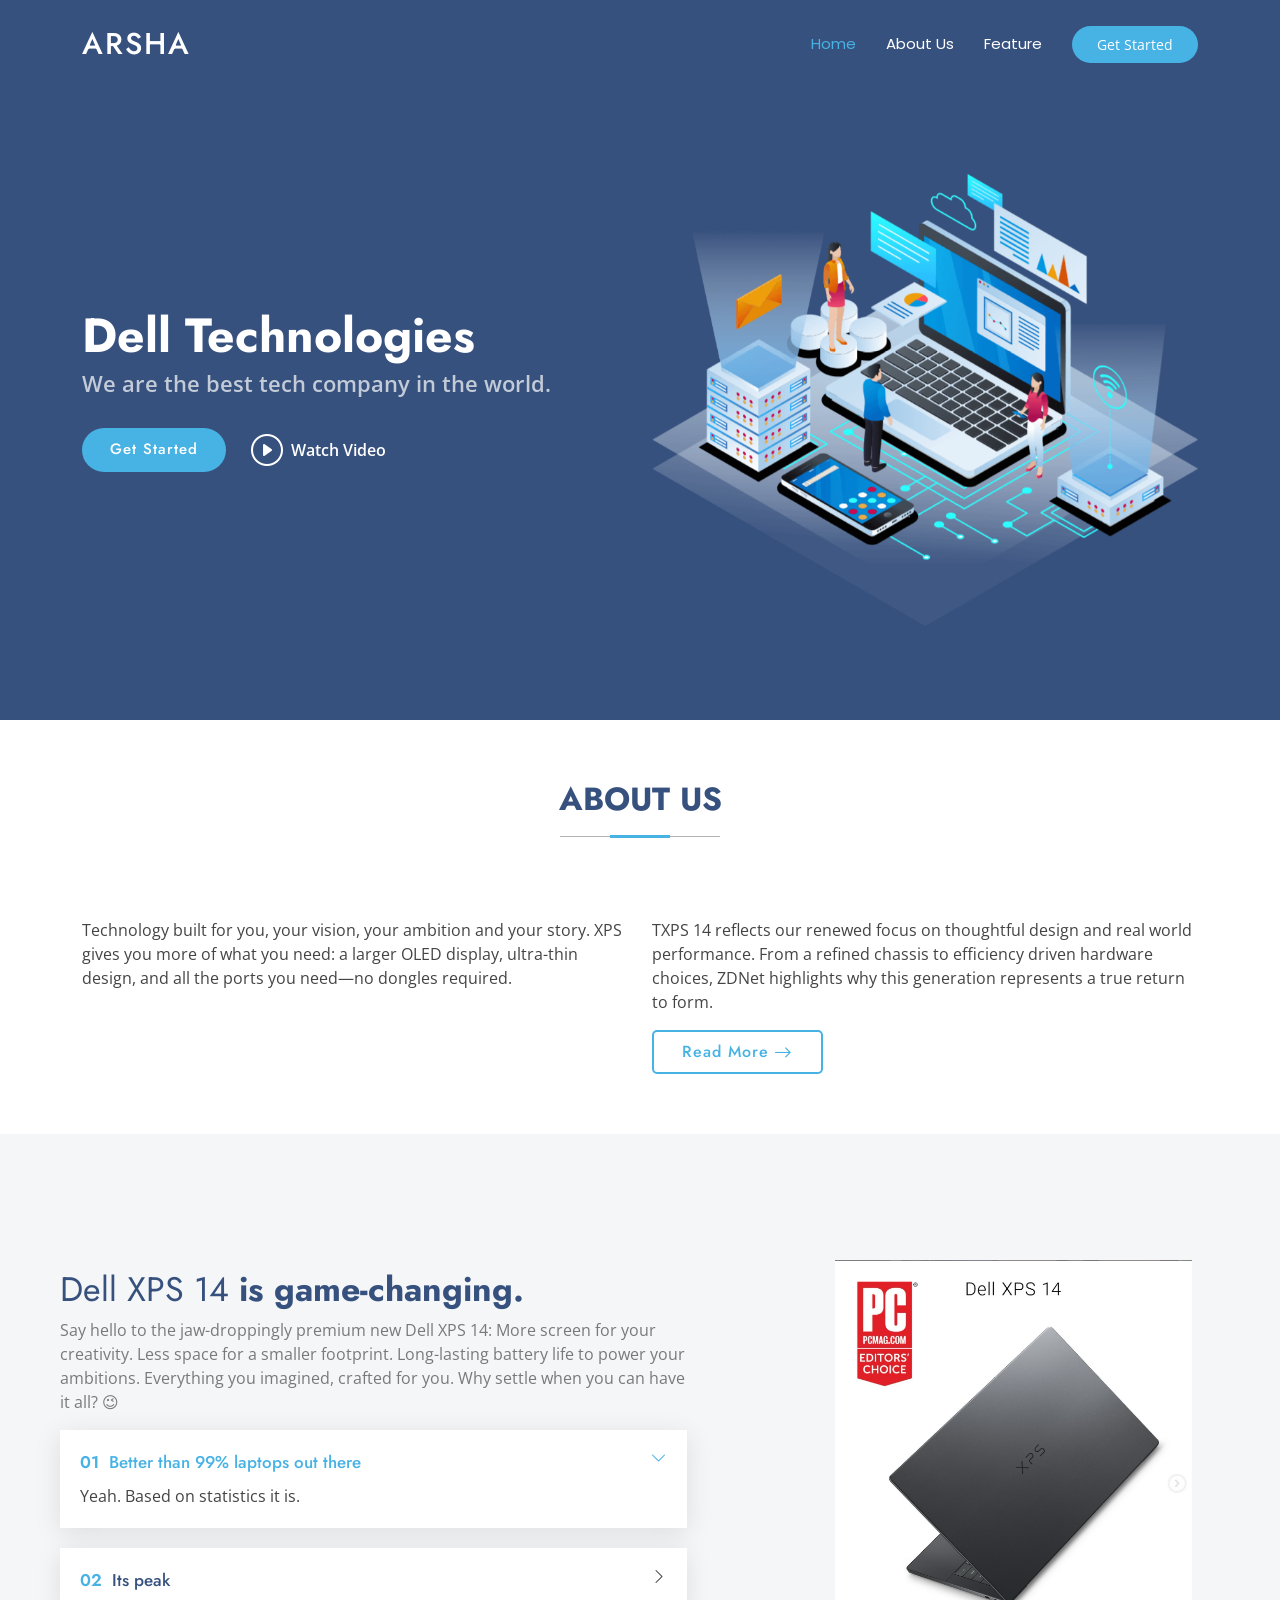
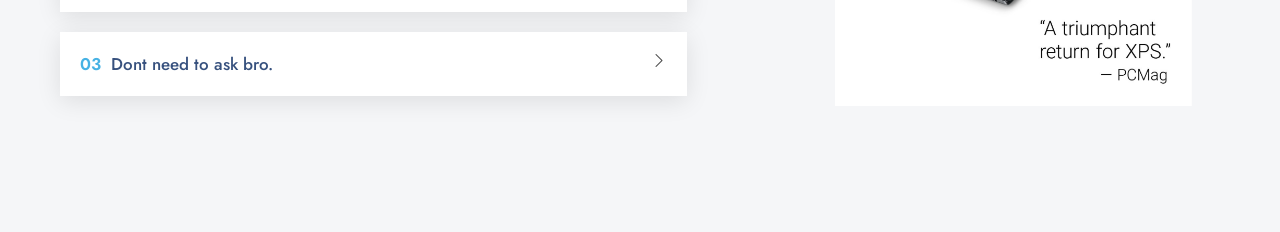
<file: pertemuan5.html>
<!DOCTYPE html>
<html lang="en">

<head>
  <meta charset="utf-8">
  <meta content="width=device-width, initial-scale=1.0" name="viewport">
  <title>Index - Arsha Bootstrap Template</title>
  <meta name="description" content="">
  <meta name="keywords" content="">

  <!-- Favicons -->
  <link href="assets/img/favicon.png" rel="icon">
  <link href="assets/img/apple-touch-icon.png" rel="apple-touch-icon">

  <!-- Fonts -->
  <link href="https://fonts.googleapis.com" rel="preconnect">
  <link href="https://fonts.gstatic.com" rel="preconnect" crossorigin>
  <link
    href="https://fonts.googleapis.com/css2?family=Open+Sans:ital,wght@0,300;0,400;0,500;0,600;0,700;0,800;1,300;1,400;1,500;1,600;1,700;1,800&family=Poppins:ital,wght@0,100;0,200;0,300;0,400;0,500;0,600;0,700;0,800;0,900;1,100;1,200;1,300;1,400;1,500;1,600;1,700;1,800;1,900&family=Jost:ital,wght@0,100;0,200;0,300;0,400;0,500;0,600;0,700;0,800;0,900;1,100;1,200;1,300;1,400;1,500;1,600;1,700;1,800;1,900&display=swap"
    rel="stylesheet">

  <!-- Vendor CSS Files -->
  <link href="assets/vendor/bootstrap/css/bootstrap.min.css" rel="stylesheet">
  <link href="assets/vendor/bootstrap-icons/bootstrap-icons.css" rel="stylesheet">
  <link href="assets/vendor/aos/aos.css" rel="stylesheet">
  <link href="assets/vendor/glightbox/css/glightbox.min.css" rel="stylesheet">
  <link href="assets/vendor/swiper/swiper-bundle.min.css" rel="stylesheet">

  <!-- Main CSS File -->
  <link href="assets/css/main.css" rel="stylesheet">

  <!-- =======================================================
  * Template Name: Arsha
  * Template URL: https://bootstrapmade.com/arsha-free-bootstrap-html-template-corporate/
  * Updated: Feb 22 2025 with Bootstrap v5.3.3
  * Author: BootstrapMade.com
  * License: https://bootstrapmade.com/license/
  ======================================================== -->
</head>

<body class="index-page">

  <header id="header" class="header d-flex align-items-center fixed-top">
    <div class="container-fluid container-xl position-relative d-flex align-items-center">

      <a href="index.html" class="logo d-flex align-items-center me-auto">
        <!-- Uncomment the line below if you also wish to use an image logo -->
        <!-- <img src="assets/img/logo.webp" alt=""> -->
        <h1 class="sitename">Arsha</h1>
      </a>

      <nav id="navmenu" class="navmenu">
        <ul>
          <li><a href="#hero" class="active">Home</a></li>
          <li><a href="#about">About Us</a></li>
          <li><a href="#services">Feature</a></li>

        </ul>
        <i class="mobile-nav-toggle d-xl-none bi bi-list"></i>
      </nav>

      <a class="btn-getstarted" href="#about">Get Started</a>

    </div>
  </header>

  
  <main class="main">
    
 <!-- Hero Section -->
    <section id="hero" class="hero section dark-background">

      <div class="container">
        <div class="row gy-4">
          <div class="col-lg-6 order-2 order-lg-1 d-flex flex-column justify-content-center" data-aos="zoom-out">
            <h1>Dell Technologies</h1>
            <p>We are the best tech company in the world.</p>
            <div class="d-flex">
              <a href="#about" class="btn-get-started">Get Started</a>
              <a href="https://www.youtube.com/watch?v=Y7f98aduVJ8" class="glightbox btn-watch-video d-flex align-items-center"><i class="bi bi-play-circle"></i><span>Watch Video</span></a>
            </div>
          </div>
          <div class="col-lg-6 order-1 order-lg-2 hero-img" data-aos="zoom-out" data-aos-delay="200">
            <img src="assets/img/hero-img.png" class="img-fluid animated" alt="">
          </div>
        </div>
      </div>

       </section><!-- /Clients Section -->

    <!-- About Section -->
    <section id="about" class="about section">

      <!-- Section Title -->
      <div class="container section-title" data-aos="fade-up">
        <h2>About Us</h2>
      </div><!-- End Section Title -->

      <div class="container">

        <div class="row gy-4">

          <div class="col-lg-6 content" data-aos="fade-up" data-aos-delay="100">
            <p>
              Technology built for you, your vision, your ambition and your story. XPS gives you more of what you need: a larger OLED display, ultra-thin design, and all the ports you need—no dongles required.
            </p>
           
          </div>

          <div class="col-lg-6" data-aos="fade-up" data-aos-delay="200">
            <p>TXPS 14 reflects our renewed focus on thoughtful design and real world performance. From a refined chassis to efficiency driven hardware choices, ZDNet highlights why this generation represents a true return to form. </p>
            <a href="#" class="read-more"><span>Read More</span><i class="bi bi-arrow-right"></i></a>
          </div>

        </div>

      </div>

    </section><!-- /About Section -->

    <!-- Why Us Section -->
    <section id="why-us" class="section why-us light-background" data-builder="section">

      <div class="container-fluid">

        <div class="row gy-4">

          <div class="col-lg-7 d-flex flex-column justify-content-center order-2 order-lg-1">

            <div class="content px-xl-5" data-aos="fade-up" data-aos-delay="100">
              <h3><span>Dell XPS 14 </span><strong>is game-changing.</strong></h3>
              <p>
                Say hello to the jaw-droppingly premium new Dell XPS 14: More screen for your creativity. Less space for a smaller footprint. Long-lasting battery life to power your ambitions. Everything you imagined, crafted for you. Why settle when you can have it all? 😉
              </p>
            </div>

            <div class="faq-container px-xl-5" data-aos="fade-up" data-aos-delay="200">

              <div class="faq-item faq-active">

                <h3><span>01</span> Better than 99% laptops out there</h3>
                <div class="faq-content">
                  <p>Yeah. Based on statistics it is.</p>
                </div>
                <i class="faq-toggle bi bi-chevron-right"></i>
              </div><!-- End Faq item-->

              <div class="faq-item">
                <h3><span>02</span> Its peak</h3>
                <div class="faq-content">
                  <p>Its peaker than everest mountain.</p>
                </div>
                <i class="faq-toggle bi bi-chevron-right"></i>
              </div><!-- End Faq item-->

              <div class="faq-item">
                <h3><span>03</span> Dont need to ask bro.</h3>
                <div class="faq-content">
                  <p>Yeah bro. </p>
                </div>
                <i class="faq-toggle bi bi-chevron-right"></i>
              </div><!-- End Faq item-->

            </div>

          </div>

          <div class="col-lg-5 order-1 order-lg-2 why-us-img">
            <img src="assets/img/laptop.png" class="img-fluid" alt="" data-aos="zoom-in" data-aos-delay="100">
          </div>
        </div>

      </div>



  </main>
  

  <!-- Scroll Top -->
  <a href="#" id="scroll-top" class="scroll-top d-flex align-items-center justify-content-center"><i
      class="bi bi-arrow-up-short"></i></a>

  <!-- Preloader -->
  <div id="preloader"></div>

  <!-- Vendor JS Files -->
  <script src="assets/vendor/bootstrap/js/bootstrap.bundle.min.js"></script>
  <script src="assets/vendor/php-email-form/validate.js"></script>
  <script src="assets/vendor/aos/aos.js"></script>
  <script src="assets/vendor/glightbox/js/glightbox.min.js"></script>
  <script src="assets/vendor/swiper/swiper-bundle.min.js"></script>
  <script src="assets/vendor/waypoints/noframework.waypoints.js"></script>
  <script src="assets/vendor/imagesloaded/imagesloaded.pkgd.min.js"></script>
  <script src="assets/vendor/isotope-layout/isotope.pkgd.min.js"></script>

  <!-- Main JS File -->
  <script src="assets/js/main.js"></script>

</body>

</html>
</file>
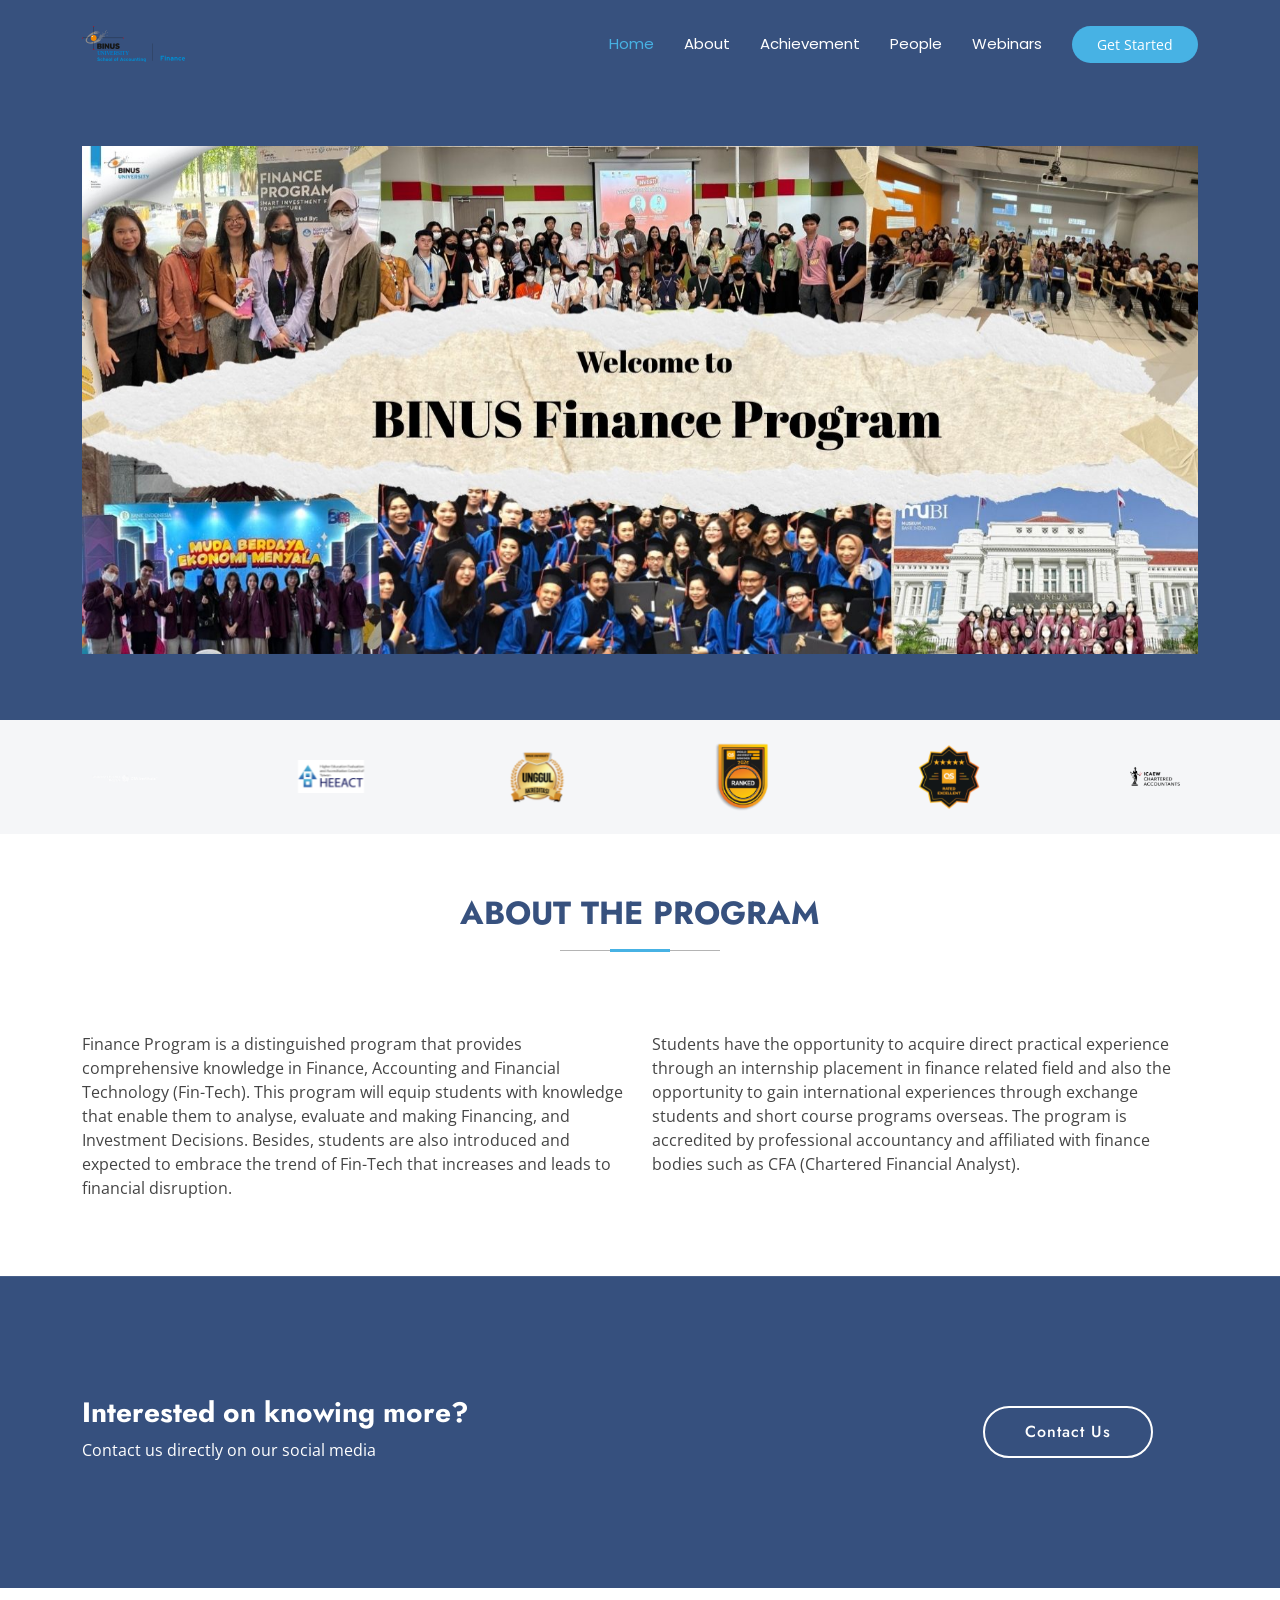
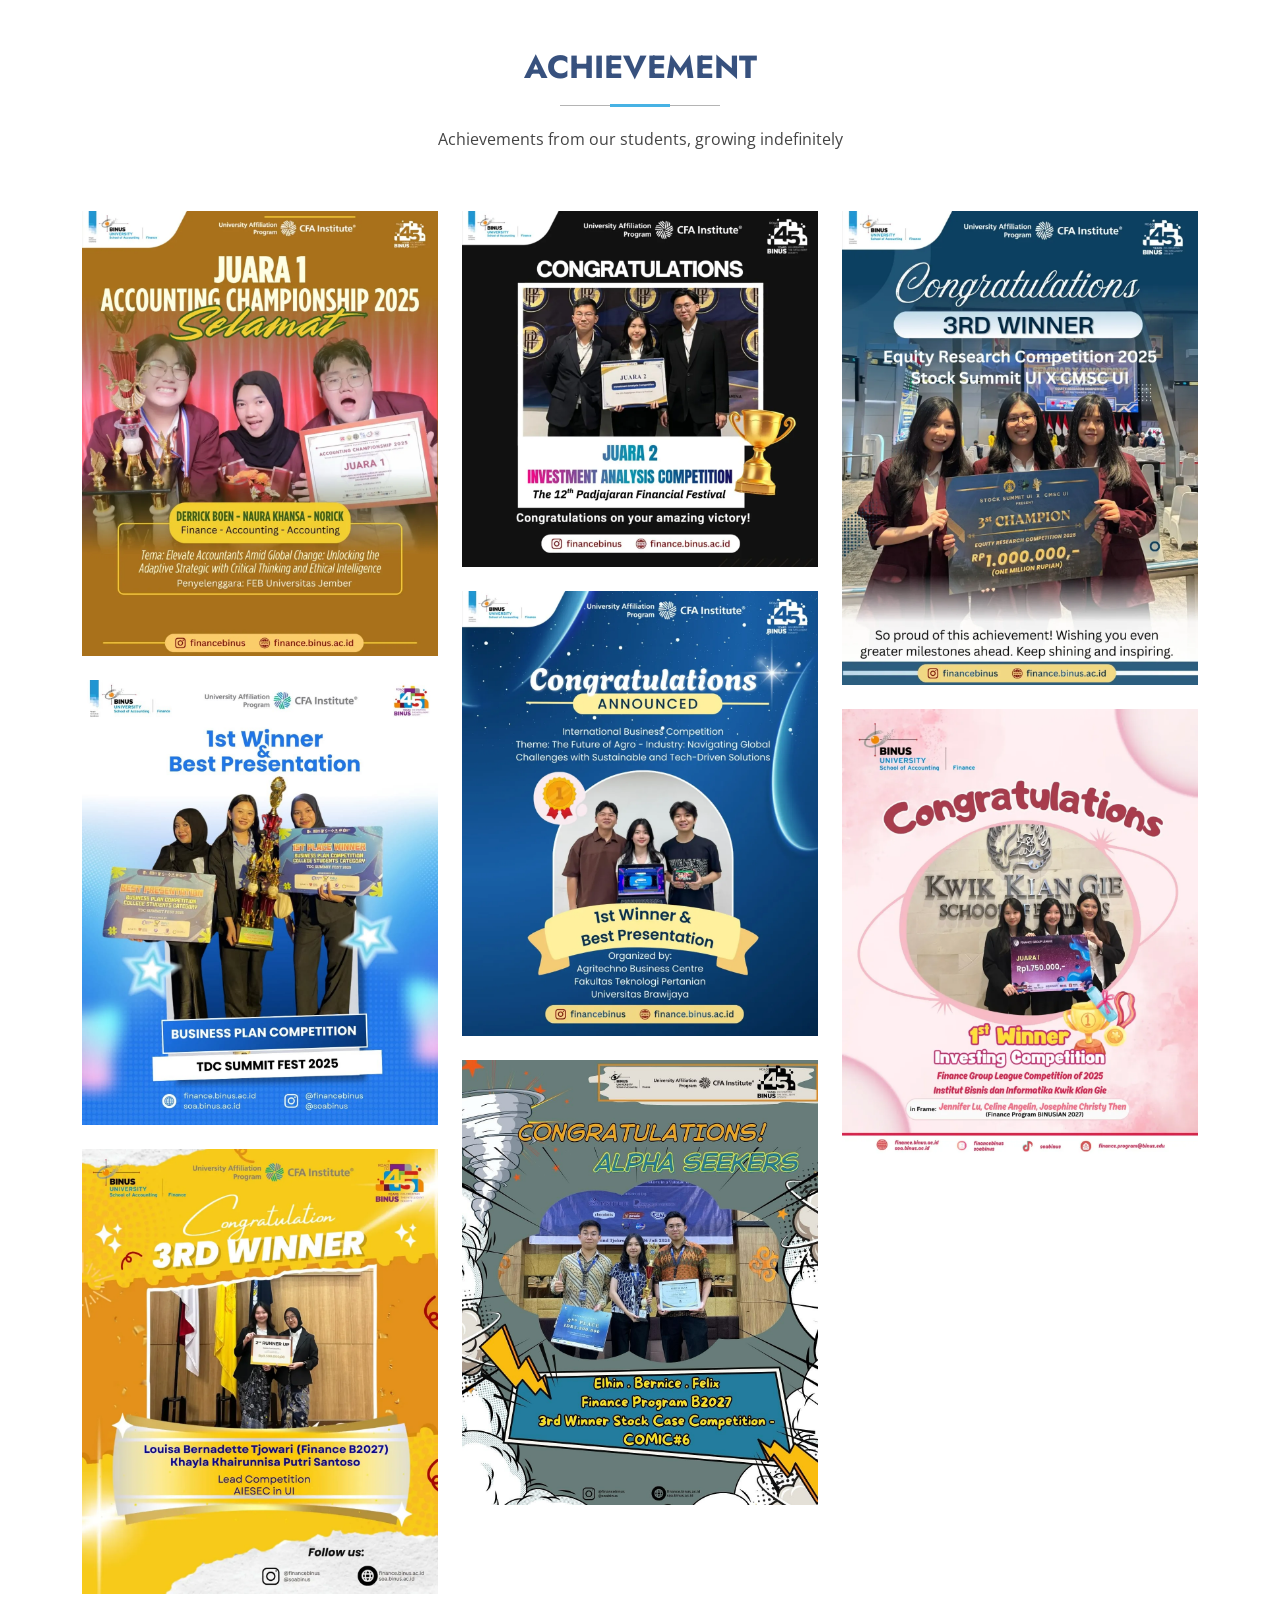
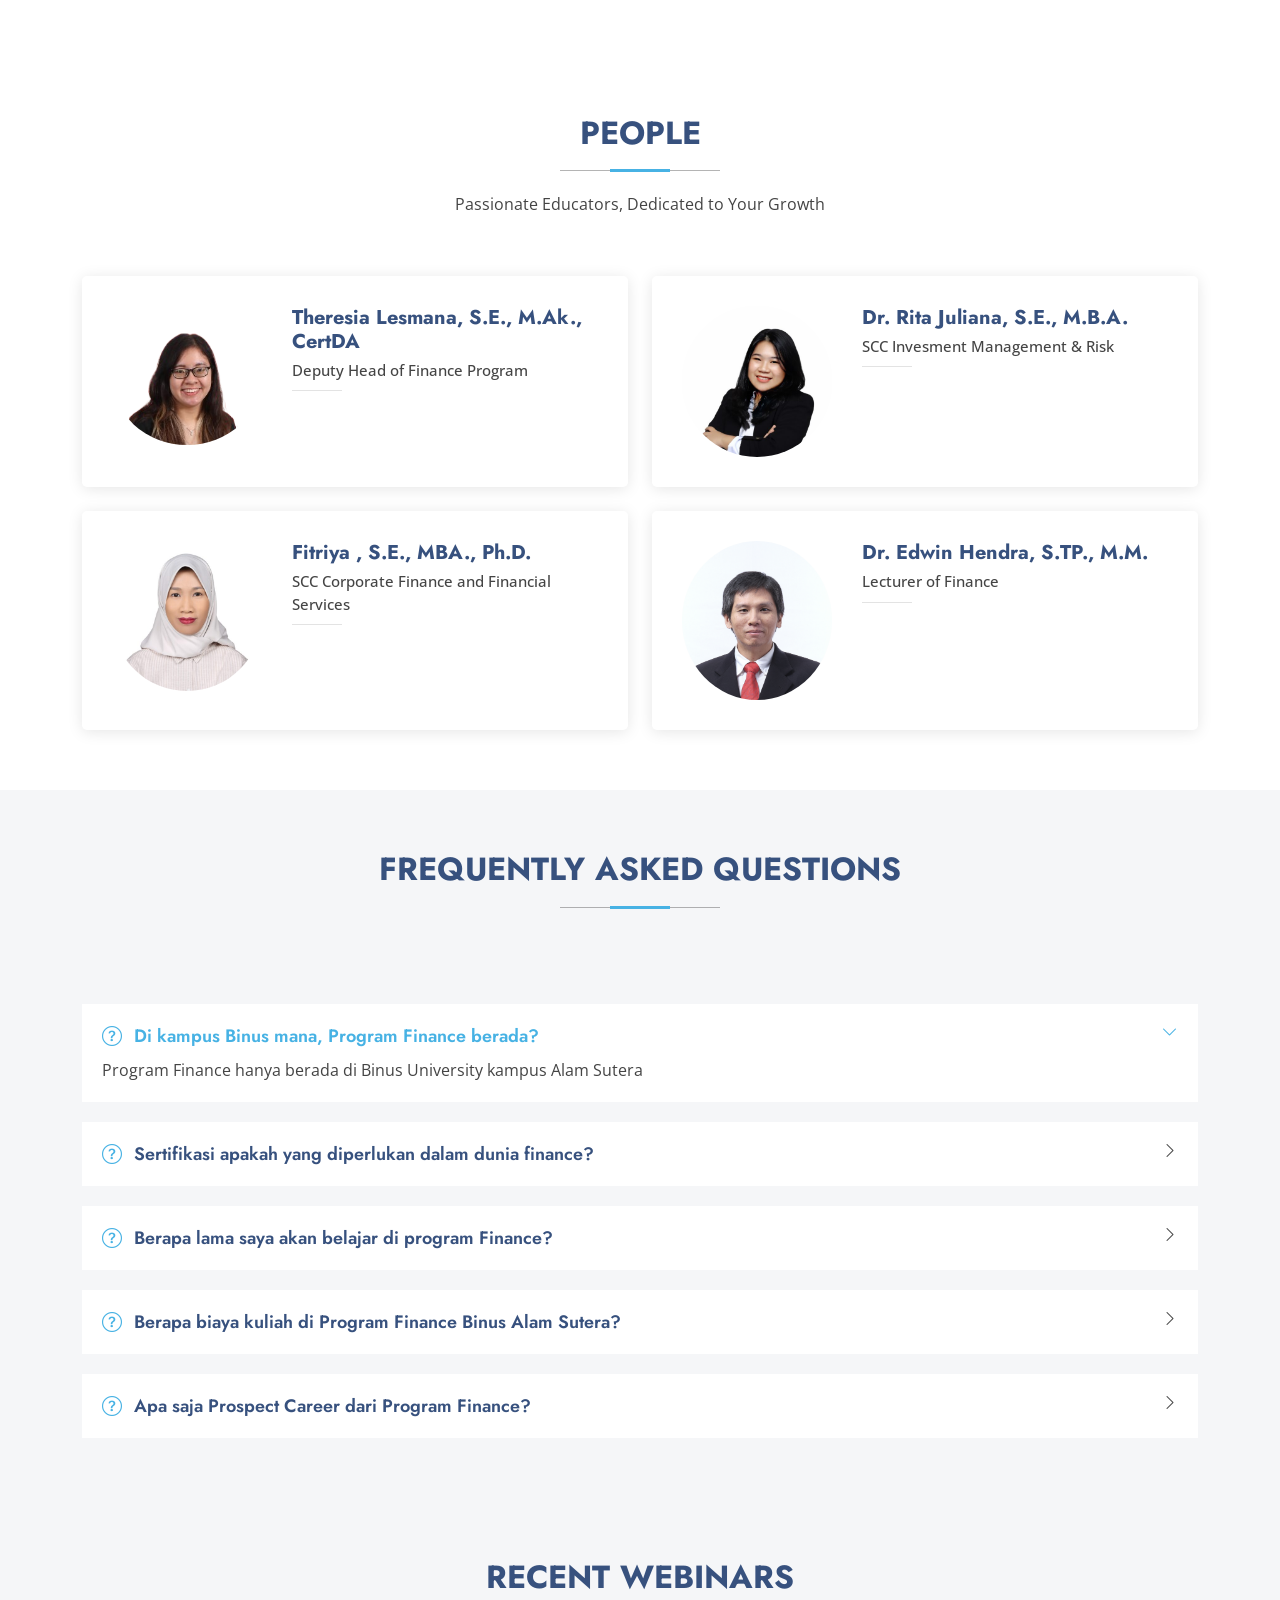
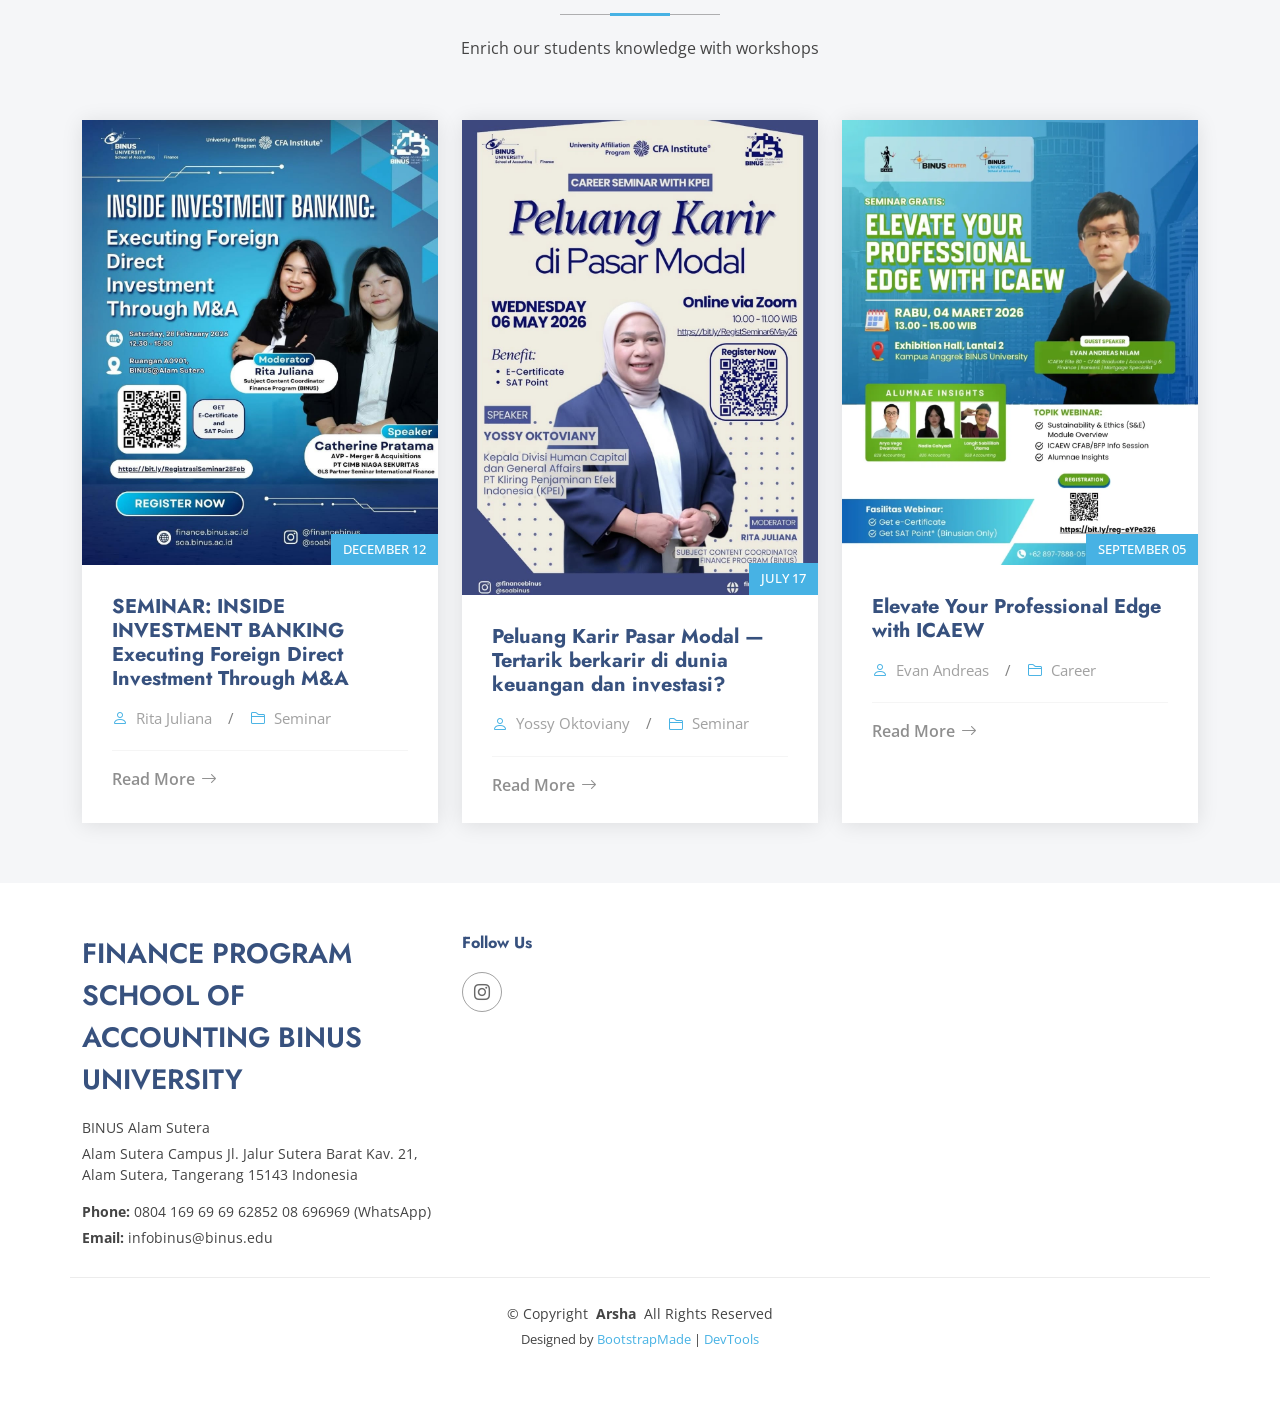
<file: tugas_ets.html>
<!DOCTYPE html>
<html lang="en">

<head>
  <meta charset="utf-8">
  <meta content="width=device-width, initial-scale=1.0" name="viewport">
  <title>Finance | BINUS UNIVERSITY</title>
  <meta name="description" content="">
  <meta name="keywords" content="">

  <!-- Favicons -->
  <link href="assets/img/favicon-binus.ico" rel="icon">
  <link href="assets/img/apple-touch-icon.png" rel="apple-touch-icon">

  <!-- Fonts -->
  <link href="https://fonts.googleapis.com" rel="preconnect">
  <link href="https://fonts.gstatic.com" rel="preconnect" crossorigin>
  <link href="https://fonts.googleapis.com/css2?family=Open+Sans:ital,wght@0,300;0,400;0,500;0,600;0,700;0,800;1,300;1,400;1,500;1,600;1,700;1,800&family=Poppins:ital,wght@0,100;0,200;0,300;0,400;0,500;0,600;0,700;0,800;0,900;1,100;1,200;1,300;1,400;1,500;1,600;1,700;1,800;1,900&family=Jost:ital,wght@0,100;0,200;0,300;0,400;0,500;0,600;0,700;0,800;0,900;1,100;1,200;1,300;1,400;1,500;1,600;1,700;1,800;1,900&display=swap" rel="stylesheet">

  <!-- Vendor CSS Files -->
  <link href="assets/vendor/bootstrap/css/bootstrap.min.css" rel="stylesheet">
  <link href="assets/vendor/bootstrap-icons/bootstrap-icons.css" rel="stylesheet">
  <link href="assets/vendor/aos/aos.css" rel="stylesheet">
  <link href="assets/vendor/glightbox/css/glightbox.min.css" rel="stylesheet">
  <link href="assets/vendor/swiper/swiper-bundle.min.css" rel="stylesheet">

  <!-- Main CSS File -->
  <link href="assets/css/main.css" rel="stylesheet">

  <!-- =======================================================
  * Template Name: Arsha
  * Template URL: https://bootstrapmade.com/arsha-free-bootstrap-html-template-corporate/
  * Updated: Feb 22 2025 with Bootstrap v5.3.3
  * Author: BootstrapMade.com
  * License: https://bootstrapmade.com/license/
  ======================================================== -->
</head>

<body class="index-page">

  <header id="header" class="header d-flex align-items-center fixed-top">
    <div class="container-fluid container-xl position-relative d-flex align-items-center">

      <a href="index.html" class="logo d-flex align-items-center me-auto">
        <!-- Uncomment the line below if you also wish to use an image logo -->
        <img src="assets/img/binus-logo.svg" alt=""> 
  
      </a>

      <nav id="navmenu" class="navmenu">
        <ul>
          <li><a href="#hero" class="active">Home</a></li>
          <li><a href="#about">About</a></li>
          <li><a href="#portfolio">Achievement</a></li>
          <li><a href="#team">People</a></li>
          <li><a href="#recent-blog-postst">Webinars</a></li>
          
    
      </nav>

      <a class="btn-getstarted" href="#about">Get Started</a>

    </div>
  </header>

  <main class="main">

    <!-- Hero Section -->
    <section id="hero" class="hero section dark-background">

      <div class="container">
        <div class="row gy-4">
          <div class="col-lg-12 order-1 order-lg-2 hero-img" data-aos="zoom-out" data-aos-delay="200">
            <img src="assets/img/welcome-to-binus.jpg" class="img-fluid animated" alt="">
          </div>
        </div>
      </div>

    </section><!-- /Hero Section -->

    <!-- Clients Section -->
    <section id="clients" class="clients section light-background">

      <div class="container" data-aos="zoom-in">

        <div class="swiper init-swiper">
          <script type="application/json" class="swiper-config">
            {
              "loop": true,
              "speed": 600,
              "autoplay": {
                "delay": 5000
              },
              "slidesPerView": "auto",
              "pagination": {
                "el": ".swiper-pagination",
                "type": "bullets",
                "clickable": true
              },
              "breakpoints": {
                "320": {
                  "slidesPerView": 2,
                  "spaceBetween": 40
                },
                "480": {
                  "slidesPerView": 3,
                  "spaceBetween": 60
                },
                "640": {
                  "slidesPerView": 4,
                  "spaceBetween": 80
                },
                "992": {
                  "slidesPerView": 5,
                  "spaceBetween": 120
                },
                "1200": {
                  "slidesPerView": 6,
                  "spaceBetween": 120
                }
              }
            }
          </script>
          <div class="swiper-wrapper align-items-center">
            <div class="swiper-slide"><img src="assets/img/logo-cfa.png" class="img-fluid" alt=""></div>
            <div class="swiper-slide"><img src="assets/img/recognition_1.png" class="img-fluid" alt=""></div>
            <div class="swiper-slide"><img src="assets/img/recognition_2.png" class="img-fluid" alt=""></div>
            <div class="swiper-slide"><img src="assets/img/recognition_3.png" class="img-fluid" alt=""></div>
            <div class="swiper-slide"><img src="assets/img/recognition_4.png" class="img-fluid" alt=""></div>
            <div class="swiper-slide"><img src="assets/img/recognition_5.png" class="img-fluid" alt=""></div>
            <div class="swiper-slide"><img src="assets/img/recognition_6.png" class="img-fluid" alt=""></div>
            <div class="swiper-slide"><img src="assets/img/recognition_7.png" class="img-fluid" alt=""></div>
            <div class="swiper-slide"><img src="assets/img/recognition_8.png" class="img-fluid" alt=""></div>
            <div class="swiper-slide"><img src="assets/img/recognition_4.png" class="img-fluid" alt=""></div>
          </div>
        </div>

      </div>

    </section><!-- /Clients Section -->

    <!-- About Section -->
    <section id="about" class="about section">

      <!-- Section Title -->
      <div class="container section-title" data-aos="fade-up">
        <h2>About The Program</h2>
      </div><!-- End Section Title -->

      <div class="container">

        <div class="row gy-4">

          <div class="col-lg-6 content" data-aos="fade-up" data-aos-delay="100">
            <p>
              Finance Program is a distinguished program that provides comprehensive knowledge in Finance, Accounting and Financial Technology (Fin-Tech). This program will equip students with knowledge that enable them to analyse, evaluate and making Financing, and Investment Decisions. Besides, students are also introduced and expected to embrace the trend of Fin-Tech that increases and leads to financial disruption.
            </p>
           
          </div>

          <div class="col-lg-6" data-aos="fade-up" data-aos-delay="200">
            Students have the opportunity to acquire direct practical experience through an internship placement in finance related field and also the opportunity to gain international experiences through exchange students and short course programs overseas. The program is accredited by professional accountancy and affiliated with finance bodies such as CFA (Chartered Financial Analyst).
          </div>

        </div>

      </div>

    </section><!-- /About Section -->



    <!-- Call To Action Section -->
    <section id="call-to-action" class="call-to-action section dark-background">

      <img src="assets/img/stockquest.jpg" alt="">

      <div class="container">

        <div class="row" data-aos="zoom-in" data-aos-delay="100">
          <div class="col-xl-9 text-center text-xl-start">
            <h3>Interested on knowing more?</h3>
            <a>Contact us directly on our social media</a>
          </div>
          <div class="col-xl-3 cta-btn-container text-center">
            <a class="cta-btn align-middle" href="https://www.instagram.com/financebinus/">Contact Us</a>
          </div>
        </div>

      </div>

    </section><!-- /Call To Action Section -->

    <!-- Portfolio Section -->
    <section id="portfolio" class="portfolio section">

      <!-- Section Title -->
      <div class="container section-title" data-aos="fade-up">
        <h2>Achievement</h2>
        <p>Achievements from our students, growing indefinitely</p>
      </div><!-- End Section Title -->

      <div class="container">

        <div class="isotope-layout" data-default-filter="*" data-layout="masonry" data-sort="original-order">

  
          <div class="row gy-4 isotope-container" data-aos="fade-up" data-aos-delay="200">

            <div class="col-lg-4 col-md-6 portfolio-item isotope-item filter-app">
              <img src="assets/img/prestasi1.webp" class="img-fluid" alt="">
          
            </div><!-- End Portfolio Item -->

            <div class="col-lg-4 col-md-6 portfolio-item isotope-item filter-product">
              <img src="assets/img/prestasi2.webp" class="img-fluid" alt="">
          
            </div><!-- End Portfolio Item -->

            <div class="col-lg-4 col-md-6 portfolio-item isotope-item filter-branding">
              <img src="assets/img/prestasi3.webp" class="img-fluid" alt="">
             
            </div><!-- End Portfolio Item -->

            <div class="col-lg-4 col-md-6 portfolio-item isotope-item filter-app">
              <img src="assets/img/prestasi4.webp" class="img-fluid" alt="">
            
            </div><!-- End Portfolio Item -->

            <div class="col-lg-4 col-md-6 portfolio-item isotope-item filter-product">
              <img src="assets/img/prestasi5.webp" class="img-fluid" alt="">
             
            </div><!-- End Portfolio Item -->

            <div class="col-lg-4 col-md-6 portfolio-item isotope-item filter-branding">
              <img src="assets/img/prestasi6.webp" class="img-fluid" alt="">
              
            </div><!-- End Portfolio Item -->

            <div class="col-lg-4 col-md-6 portfolio-item isotope-item filter-app">
              <img src="assets/img/prestasi7.jpg" class="img-fluid" alt="">
            
            </div><!-- End Portfolio Item -->

            <div class="col-lg-4 col-md-6 portfolio-item isotope-item filter-product">
              <img src="assets/img/prestasi8.webp" class="img-fluid" alt="">
             
            </div><!-- End Portfolio Item -->

    

        </div>

      </div>

    </section><!-- /Portfolio Section -->

    <!-- Team Section -->
    <section id="team" class="team section">

      <!-- Section Title -->
      <div class="container section-title" data-aos="fade-up">
        <h2>People</h2>
        <p>Passionate Educators, Dedicated to Your Growth</p>
      </div><!-- End Section Title -->

      <div class="container">

        <div class="row gy-4">

          <div class="col-lg-6" data-aos="fade-up" data-aos-delay="100">
            <div class="team-member d-flex align-items-start">
              <div class="pic"><img src="assets/img/people1.png" class="img-fluid" alt=""></div>
              <div class="member-info">
                <h4>Theresia Lesmana, S.E., M.Ak., CertDA</h4>
                <span>Deputy Head of Finance Program</span>
                
               
              </div>
            </div>
          </div><!-- End Team Member -->

          <div class="col-lg-6" data-aos="fade-up" data-aos-delay="200">
            <div class="team-member d-flex align-items-start">
              <div class="pic"><img src="assets/img/people2.jpg" class="img-fluid" alt=""></div>
              <div class="member-info">
                <h4>Dr. Rita Juliana, S.E., M.B.A.</h4>
                <span>SCC Invesment Management & Risk</span>

              
              </div>
            </div>
          </div><!-- End Team Member -->

          <div class="col-lg-6" data-aos="fade-up" data-aos-delay="300">
            <div class="team-member d-flex align-items-start">
              <div class="pic"><img src="assets/img/people3.jpg" class="img-fluid" alt=""></div>
              <div class="member-info">
                <h4>Fitriya , S.E., MBA., Ph.D.</h4>
                <span>SCC Corporate Finance and Financial Services</span>
             
              
              </div>
            </div>
          </div><!-- End Team Member -->

          <div class="col-lg-6" data-aos="fade-up" data-aos-delay="400">
            <div class="team-member d-flex align-items-start">
              <div class="pic"><img src="assets/img/people4.png" class="img-fluid" alt=""></div>
              <div class="member-info">
                <h4>Dr. Edwin Hendra, S.TP., M.M.</h4>
                <span>Lecturer of Finance</span>
        
                
              </div>
            </div>
          </div><!-- End Team Member -->

        </div>

      </div>

    </section><!-- /Team Section -->

    

    <!-- Faq 2 Section -->
    <section id="faq-2" class="faq-2 section light-background">

      <!-- Section Title -->
      <div class="container section-title" data-aos="fade-up">
        <h2>Frequently Asked Questions</h2>
       
      </div><!-- End Section Title -->

      <div class="container">

        <div class="row justify-content-center">

          <div class="col-lg-15">

            <div class="faq-container">

              <div class="faq-item faq-active" data-aos="fade-up" data-aos-delay="200">
                <i class="faq-icon bi bi-question-circle"></i>
                <h3>Di kampus Binus mana, Program Finance berada?</h3>
                <div class="faq-content">
                  <p>Program Finance hanya berada di Binus University kampus Alam Sutera</p>
                </div>
                <i class="faq-toggle bi bi-chevron-right"></i>
              </div><!-- End Faq item-->

              <div class="faq-item" data-aos="fade-up" data-aos-delay="300">
                <i class="faq-icon bi bi-question-circle"></i>
                <h3>Sertifikasi apakah yang diperlukan dalam dunia finance?</h3>
                <div class="faq-content">
                  <p>Sertifikasi yang bisa kamu ambil, tergantung profesi yang ingin kamu tekuni. CFA level 1 akan bisa kamu ambil dengan harga diskon karena Program Finance, Binus Univ, telah terafiliasi dengan CFA.</p>
                </div>
                <i class="faq-toggle bi bi-chevron-right"></i>
              </div><!-- End Faq item-->

              <div class="faq-item" data-aos="fade-up" data-aos-delay="400">
                <i class="faq-icon bi bi-question-circle"></i>
                <h3>Berapa lama saya akan belajar di program Finance?</h3>
                <div class="faq-content">
                  <p>Secara jalur reguler, kurikulum kami desain untuk lulus dalam 4 tahun. Di Program FInance, kamu dapat belajar dan meraih gelar Sarjana hanya dalam 3,5 tahun looooh! Bahkan kami juga ada jalur Dimana kamu bisa lulus S1 dan S2 hanya dalam waktu 4,5 tahun. Kamu bisa pilih di jalur mana kamu mau tempuh.</p>
                </div>
                <i class="faq-toggle bi bi-chevron-right"></i>
              </div><!-- End Faq item-->

              <div class="faq-item" data-aos="fade-up" data-aos-delay="500">
                <i class="faq-icon bi bi-question-circle"></i>
                <h3>Berapa biaya kuliah di Program Finance Binus Alam Sutera?</h3>
                <div class="faq-content">
                  <p>Berikut adalah update biaya pendidikan / Tuition Fee untuk kulian di Program Finance. Detail biaya pendidikan ini juga dapat di akses di: https://binus.ac.id/tuition-fee-undergraduate-programs/</p>
                </div>
                <i class="faq-toggle bi bi-chevron-right"></i>
              </div><!-- End Faq item-->

              <div class="faq-item" data-aos="fade-up" data-aos-delay="600">
                <i class="faq-icon bi bi-question-circle"></i>
                <h3>Apa saja Prospect Career dari Program Finance?</h3>
                <div class="faq-content">
                  <p>Alumni Finance Program dapat bekerja sebagai berikut tapi tidak hanya terbatas pada: Financial Analyst, Investment Analyst, Equity Analyst, Securities Broker and Dealer Professional, Banker Risk Analyst, Treasurer, Business advisor</p>
                </div>
                <i class="faq-toggle bi bi-chevron-right"></i>
              </div><!-- End Faq item-->

            </div>

          </div>

        </div>

      </div>

    </section><!-- /Faq 2 Section -->

    <!-- Recent Blog Postst Section -->
    <section id="recent-blog-postst" class="recent-blog-postst section light-background">

      <!-- Section Title -->
      <div class="container section-title" data-aos="fade-up">
        <h2>Recent Webinars</h2>
        <p>Enrich our students knowledge with workshops</p>
      </div><!-- End Section Title -->

      <div class="container">

        <div class="row gy-5">

          <div class="col-xl-4 col-md-6">
            <div class="post-item position-relative h-100" data-aos="fade-up" data-aos-delay="100">

              <div class="post-img position-relative overflow-hidden">
                <img src="assets/img/Webinar1.jpg" class="img-fluid" alt="">
                <span class="post-date">December 12</span>
              </div>

              <div class="post-content d-flex flex-column">

                <h3 class="post-title">SEMINAR: INSIDE INVESTMENT BANKING
Executing Foreign Direct Investment Through M&A</h3>

                <div class="meta d-flex align-items-center">
                  <div class="d-flex align-items-center">
                    <i class="bi bi-person"></i> <span class="ps-2">Rita Juliana</span>
                  </div>
                  <span class="px-3 text-black-50">/</span>
                  <div class="d-flex align-items-center">
                    <i class="bi bi-folder2"></i> <span class="ps-2">Seminar</span>
                  </div>
                </div>

                <hr>

                <a href="https://www.instagram.com/p/DVH8QODj8BP/" class="readmore stretched-link"><span>Read More</span><i class="bi bi-arrow-right"></i></a>

              </div>

            </div>
          </div><!-- End post item -->

          <div class="col-xl-4 col-md-6">
            <div class="post-item position-relative h-100" data-aos="fade-up" data-aos-delay="200">

              <div class="post-img position-relative overflow-hidden">
                <img src="assets/img/Webinar2.jpg" class="img-fluid" alt="">
                <span class="post-date">July 17</span>
              </div>

              <div class="post-content d-flex flex-column">

                <h3 class="post-title">Peluang Karir Pasar Modal — Tertarik berkarir di dunia keuangan dan investasi? </h3>

                <div class="meta d-flex align-items-center">
                  <div class="d-flex align-items-center">
                    <i class="bi bi-person"></i> <span class="ps-2">Yossy Oktoviany</span>
                  </div>
                  <span class="px-3 text-black-50">/</span>
                  <div class="d-flex align-items-center">
                    <i class="bi bi-folder2"></i> <span class="ps-2">Seminar</span>
                  </div>
                </div>

                <hr>

                <a href="https://www.instagram.com/p/DXvU7t9j1Ym/" class="readmore stretched-link"><span>Read More</span><i class="bi bi-arrow-right"></i></a>

              </div>

            </div>
          </div><!-- End post item -->

          <div class="col-xl-4 col-md-6" data-aos="fade-up" data-aos-delay="300">
            <div class="post-item position-relative h-100">

              <div class="post-img position-relative overflow-hidden">
                <img src="assets/img/Webinar3.webp" class="img-fluid" alt="">
                <span class="post-date">September 05</span>
              </div>

              <div class="post-content d-flex flex-column">

                <h3 class="post-title">Elevate Your Professional Edge with ICAEW</h3>

                <div class="meta d-flex align-items-center">
                  <div class="d-flex align-items-center">
                    <i class="bi bi-person"></i> <span class="ps-2">Evan Andreas</span>
                  </div>
                  <span class="px-3 text-black-50">/</span>
                  <div class="d-flex align-items-center">
                    <i class="bi bi-folder2"></i> <span class="ps-2">Career</span>
                  </div>
                </div>

                <hr>

                <a href="https://www.instagram.com/p/DVIRb2-CevS/" class="readmore stretched-link"><span>Read More</span><i class="bi bi-arrow-right"></i></a>

              </div>

            </div>
          </div><!-- End post item -->

        </div>

      </div>

    </section><!-- /Recent Blog Postst Section -->


      

  </main>

  <footer id="footer" class="footer">

    

    <div class="container footer-top">
      <div class="row gy-4">
        <div class="col-lg-4 col-md-6 footer-about">
          <a href="index.html" class="d-flex align-items-center">
            <span class="sitename">FINANCE PROGRAM SCHOOL OF ACCOUNTING
BINUS UNIVERSITY</span>
          </a>
          <div class="footer-contact pt-3">
            <p>BINUS Alam Sutera</p>
            <p>Alam Sutera Campus Jl. Jalur Sutera Barat Kav. 21, Alam Sutera, Tangerang 15143 Indonesia</p>
            <p class="mt-3"><strong>Phone:</strong> <span>0804 169 69 69 62852 08 696969 (WhatsApp)</span></p>
            <p><strong>Email:</strong> <span>infobinus@binus.edu</span></p>
          </div>
        </div>

       

        <div class="col-lg-6 col-md-12">
          <h4>Follow Us</h4>
          
          <div class="social-links d-flex">
            
            
            <a href="https://www.instagram.com/financebinus/"><i class="bi bi-instagram"></i></a>
           
          </div>
        </div>

      </div>
    </div>

    <div class="container copyright text-center mt-4">
      <p>© <span>Copyright</span> <strong class="px-1 sitename">Arsha</strong> <span>All Rights Reserved</span></p>
      <div class="credits">
        <!-- All the links in the footer should remain intact. -->
        <!-- You can delete the links only if you've purchased the pro version. -->
        <!-- Licensing information: https://bootstrapmade.com/license/ -->
        <!-- Purchase the pro version with working PHP/AJAX contact form: [buy-url] -->
        Designed by <a href="https://bootstrapmade.com/">BootstrapMade</a> | <a href="https://bootstrapmade.com/tools/">DevTools</a>
      </div>
    </div>

  </footer>

  <!-- Scroll Top -->
  <a href="#" id="scroll-top" class="scroll-top d-flex align-items-center justify-content-center"><i class="bi bi-arrow-up-short"></i></a>

  <!-- Preloader -->
  <div id="preloader"></div>

  <!-- Vendor JS Files -->
  <script src="assets/vendor/bootstrap/js/bootstrap.bundle.min.js"></script>
  <script src="assets/vendor/php-email-form/validate.js"></script>
  <script src="assets/vendor/aos/aos.js"></script>
  <script src="assets/vendor/glightbox/js/glightbox.min.js"></script>
  <script src="assets/vendor/swiper/swiper-bundle.min.js"></script>
  <script src="assets/vendor/waypoints/noframework.waypoints.js"></script>
  <script src="assets/vendor/imagesloaded/imagesloaded.pkgd.min.js"></script>
  <script src="assets/vendor/isotope-layout/isotope.pkgd.min.js"></script>

  <!-- Main JS File -->
  <script src="assets/js/main.js"></script>

</body>

</html>
</file>
<file: assets/css/main.css>
/**
* Template Name: Arsha
* Template URL: https://bootstrapmade.com/arsha-free-bootstrap-html-template-corporate/
* Updated: Feb 22 2025 with Bootstrap v5.3.3
* Author: BootstrapMade.com
* License: https://bootstrapmade.com/license/
*/

/*--------------------------------------------------------------
# Font & Color Variables
# Help: https://bootstrapmade.com/color-system/
--------------------------------------------------------------*/
/* Fonts */
:root {
  --default-font: "Open Sans",  system-ui, -apple-system, "Segoe UI", Roboto, "Helvetica Neue", Arial, "Noto Sans", "Liberation Sans", sans-serif, "Apple Color Emoji", "Segoe UI Emoji", "Segoe UI Symbol", "Noto Color Emoji";
  --heading-font: "Jost",  sans-serif;
  --nav-font: "Poppins",  sans-serif;
}

/* Global Colors - The following color variables are used throughout the website. Updating them here will change the color scheme of the entire website */
:root { 
  --background-color: #ffffff; /* Background color for the entire website, including individual sections */
  --default-color: #444444; /* Default color used for the majority of the text content across the entire website */
  --heading-color: #37517e; /* Color for headings, subheadings and title throughout the website */
  --accent-color: #47b2e4; /* Accent color that represents your brand on the website. It's used for buttons, links, and other elements that need to stand out */
  --surface-color: #ffffff; /* The surface color is used as a background of boxed elements within sections, such as cards, icon boxes, or other elements that require a visual separation from the global background. */
  --contrast-color: #ffffff; /* Contrast color for text, ensuring readability against backgrounds of accent, heading, or default colors. */
}

/* Nav Menu Colors - The following color variables are used specifically for the navigation menu. They are separate from the global colors to allow for more customization options */
:root {
  --nav-color: #ffffff;  /* The default color of the main navmenu links */
  --nav-hover-color: #47b2e4; /* Applied to main navmenu links when they are hovered over or active */
  --nav-mobile-background-color: #ffffff; /* Used as the background color for mobile navigation menu */
  --nav-dropdown-background-color: #ffffff; /* Used as the background color for dropdown items that appear when hovering over primary navigation items */
  --nav-dropdown-color: #444444; /* Used for navigation links of the dropdown items in the navigation menu. */
  --nav-dropdown-hover-color: #47b2e4; /* Similar to --nav-hover-color, this color is applied to dropdown navigation links when they are hovered over. */
}

/* Color Presets - These classes override global colors when applied to any section or element, providing reuse of the sam color scheme. */

.light-background {
  --background-color: #f5f6f8;
  --surface-color: #ffffff;
}

.dark-background {
  --background-color: #37517e;
  --default-color: #ffffff;
  --heading-color: #ffffff;
  --surface-color: #4668a2;
  --contrast-color: #ffffff;
}

/* Smooth scroll */
:root {
  scroll-behavior: smooth;
}

/*--------------------------------------------------------------
# General Styling & Shared Classes
--------------------------------------------------------------*/
body {
  color: var(--default-color);
  background-color: var(--background-color);
  font-family: var(--default-font);
}

a {
  color: var(--accent-color);
  text-decoration: none;
  transition: 0.3s;
}

a:hover {
  color: color-mix(in srgb, var(--accent-color), transparent 25%);
  text-decoration: none;
}

h1,
h2,
h3,
h4,
h5,
h6 {
  color: var(--heading-color);
  font-family: var(--heading-font);
}

/* PHP Email Form Messages
------------------------------*/
.php-email-form .error-message {
  display: none;
  background: #df1529;
  color: #ffffff;
  text-align: left;
  padding: 15px;
  margin-bottom: 24px;
  font-weight: 600;
}

.php-email-form .sent-message {
  display: none;
  color: #ffffff;
  background: #059652;
  text-align: center;
  padding: 15px;
  margin-bottom: 24px;
  font-weight: 600;
}

.php-email-form .loading {
  display: none;
  background: var(--surface-color);
  text-align: center;
  padding: 15px;
  margin-bottom: 24px;
}

.php-email-form .loading:before {
  content: "";
  display: inline-block;
  border-radius: 50%;
  width: 24px;
  height: 24px;
  margin: 0 10px -6px 0;
  border: 3px solid var(--accent-color);
  border-top-color: var(--surface-color);
  animation: php-email-form-loading 1s linear infinite;
}

@keyframes php-email-form-loading {
  0% {
    transform: rotate(0deg);
  }

  100% {
    transform: rotate(360deg);
  }
}

/*--------------------------------------------------------------
# Global Header
--------------------------------------------------------------*/
.header {
  --background-color: #3d4d6a;
  --heading-color: #ffffff;
  color: var(--default-color);
  background-color: var(--background-color);
  padding: 15px 0;
  transition: all 0.5s;
  z-index: 997;
}

.header .logo {
  line-height: 1;
}

.header .logo img {
  max-height: 36px;
  margin-right: 8px;
}

.header .logo h1 {
  font-size: 30px;
  margin: 0;
  font-weight: 500;
  color: var(--heading-color);
  letter-spacing: 2px;
  text-transform: uppercase;
}

.header .btn-getstarted,
.header .btn-getstarted:focus {
  color: var(--contrast-color);
  background: var(--accent-color);
  font-size: 14px;
  padding: 8px 25px;
  margin: 0 0 0 30px;
  border-radius: 50px;
  transition: 0.3s;
}

.header .btn-getstarted:hover,
.header .btn-getstarted:focus:hover {
  color: var(--contrast-color);
  background: color-mix(in srgb, var(--accent-color), transparent 15%);
}

@media (max-width: 1200px) {
  .header .logo {
    order: 1;
  }

  .header .btn-getstarted {
    order: 2;
    margin: 0 15px 0 0;
    padding: 6px 15px;
  }

  .header .navmenu {
    order: 3;
  }
}

/* Index Page Header
------------------------------*/
.index-page .header {
  --background-color: rgba(255, 255, 255, 0);
  --heading-color: #ffffff;
  --nav-color: #ffffff;
}

/* Index Page Header on Scroll
------------------------------*/
.index-page.scrolled .header {
  --background-color: rgba(40, 58, 90, 0.9);
}

/*--------------------------------------------------------------
# Navigation Menu
--------------------------------------------------------------*/
/* Desktop Navigation */
@media (min-width: 1200px) {
  .navmenu {
    padding: 0;
  }

  .navmenu ul {
    margin: 0;
    padding: 0;
    display: flex;
    list-style: none;
    align-items: center;
  }

  .navmenu li {
    position: relative;
  }

  .navmenu a,
  .navmenu a:focus {
    color: var(--nav-color);
    padding: 18px 15px;
    font-size: 15px;
    font-family: var(--nav-font);
    font-weight: 400;
    display: flex;
    align-items: center;
    justify-content: space-between;
    white-space: nowrap;
    transition: 0.3s;
  }

  .navmenu a i,
  .navmenu a:focus i {
    font-size: 12px;
    line-height: 0;
    margin-left: 5px;
    transition: 0.3s;
  }

  .navmenu li:last-child a {
    padding-right: 0;
  }

  .navmenu li:hover>a,
  .navmenu .active,
  .navmenu .active:focus {
    color: var(--nav-hover-color);
  }

  .navmenu .dropdown ul {
    margin: 0;
    padding: 10px 0;
    background: var(--nav-dropdown-background-color);
    display: block;
    position: absolute;
    visibility: hidden;
    left: 14px;
    top: 130%;
    opacity: 0;
    transition: 0.3s;
    border-radius: 4px;
    z-index: 99;
    box-shadow: 0px 0px 30px rgba(0, 0, 0, 0.1);
  }

  .navmenu .dropdown ul li {
    min-width: 200px;
  }

  .navmenu .dropdown ul a {
    padding: 10px 20px;
    font-size: 15px;
    text-transform: none;
    color: var(--nav-dropdown-color);
  }

  .navmenu .dropdown ul a i {
    font-size: 12px;
  }

  .navmenu .dropdown ul a:hover,
  .navmenu .dropdown ul .active:hover,
  .navmenu .dropdown ul li:hover>a {
    color: var(--nav-dropdown-hover-color);
  }

  .navmenu .dropdown:hover>ul {
    opacity: 1;
    top: 100%;
    visibility: visible;
  }

  .navmenu .dropdown .dropdown ul {
    top: 0;
    left: -90%;
    visibility: hidden;
  }

  .navmenu .dropdown .dropdown:hover>ul {
    opacity: 1;
    top: 0;
    left: -100%;
    visibility: visible;
  }

  .navmenu .megamenu {
    position: static;
  }

  .navmenu .megamenu ul {
    margin: 0;
    padding: 10px;
    background: var(--nav-dropdown-background-color);
    box-shadow: 0px 0px 20px rgba(0, 0, 0, 0.1);
    position: absolute;
    top: 130%;
    left: 0;
    right: 0;
    visibility: hidden;
    opacity: 0;
    display: flex;
    transition: 0.3s;
    border-radius: 4px;
    z-index: 99;
  }

  .navmenu .megamenu ul li {
    flex: 1;
  }

  .navmenu .megamenu ul li a,
  .navmenu .megamenu ul li:hover>a {
    padding: 10px 20px;
    font-size: 15px;
    color: var(--nav-dropdown-color);
  }

  .navmenu .megamenu ul li a:hover,
  .navmenu .megamenu ul li .active,
  .navmenu .megamenu ul li .active:hover {
    color: var(--nav-dropdown-hover-color);
  }

  .navmenu .megamenu:hover>ul {
    opacity: 1;
    top: 100%;
    visibility: visible;
  }

  .navmenu .dd-box-shadow {
    box-shadow: 0px 0px 30px rgba(0, 0, 0, 0.1);
  }
}

/* Mobile Navigation */
@media (max-width: 1199px) {
  .mobile-nav-toggle {
    color: var(--nav-color);
    font-size: 28px;
    line-height: 0;
    margin-right: 10px;
    cursor: pointer;
    transition: color 0.3s;
  }

  .navmenu {
    padding: 0;
    z-index: 9997;
  }

  .navmenu ul {
    display: none;
    list-style: none;
    position: absolute;
    inset: 60px 20px 20px 20px;
    padding: 10px 0;
    margin: 0;
    border-radius: 6px;
    background-color: var(--nav-mobile-background-color);
    overflow-y: auto;
    transition: 0.3s;
    z-index: 9998;
    box-shadow: 0px 0px 30px rgba(0, 0, 0, 0.1);
  }

  .navmenu a,
  .navmenu a:focus {
    color: var(--nav-dropdown-color);
    padding: 10px 20px;
    font-family: var(--nav-font);
    font-size: 17px;
    font-weight: 500;
    display: flex;
    align-items: center;
    justify-content: space-between;
    white-space: nowrap;
    transition: 0.3s;
  }

  .navmenu a i,
  .navmenu a:focus i {
    font-size: 12px;
    line-height: 0;
    margin-left: 5px;
    width: 30px;
    height: 30px;
    display: flex;
    align-items: center;
    justify-content: center;
    border-radius: 50%;
    transition: 0.3s;
    background-color: color-mix(in srgb, var(--accent-color), transparent 90%);
  }

  .navmenu a i:hover,
  .navmenu a:focus i:hover {
    background-color: var(--accent-color);
    color: var(--contrast-color);
  }

  .navmenu a:hover,
  .navmenu .active,
  .navmenu .active:focus {
    color: var(--nav-dropdown-hover-color);
  }

  .navmenu .active i,
  .navmenu .active:focus i {
    background-color: var(--accent-color);
    color: var(--contrast-color);
    transform: rotate(180deg);
  }

  .navmenu .dropdown ul {
    position: static;
    display: none;
    z-index: 99;
    padding: 10px 0;
    margin: 10px 20px;
    background-color: var(--nav-dropdown-background-color);
    border: 1px solid color-mix(in srgb, var(--default-color), transparent 90%);
    box-shadow: none;
    transition: all 0.5s ease-in-out;
  }

  .navmenu .dropdown ul ul {
    background-color: rgba(33, 37, 41, 0.1);
  }

  .navmenu .dropdown>.dropdown-active {
    display: block;
    background-color: rgba(33, 37, 41, 0.03);
  }

  .mobile-nav-active {
    overflow: hidden;
  }

  .mobile-nav-active .mobile-nav-toggle {
    color: #fff;
    position: absolute;
    font-size: 32px;
    top: 15px;
    right: 15px;
    margin-right: 0;
    z-index: 9999;
  }

  .mobile-nav-active .navmenu {
    position: fixed;
    overflow: hidden;
    inset: 0;
    background: rgba(33, 37, 41, 0.8);
    transition: 0.3s;
  }

  .mobile-nav-active .navmenu>ul {
    display: block;
  }
}

/*--------------------------------------------------------------
# Global Footer
--------------------------------------------------------------*/
.footer {
  color: var(--default-color);
  background-color: var(--background-color);
  font-size: 14px;
  padding-bottom: 50px;
  position: relative;
}

.footer .footer-newsletter {
  background-color: color-mix(in srgb, var(--heading-color), transparent 95%);
  padding: 50px 0;
}

.footer .footer-newsletter h4 {
  font-size: 24px;
}

.footer .footer-newsletter .newsletter-form {
  margin-top: 30px;
  margin-bottom: 15px;
  padding: 6px 8px;
  position: relative;
  background-color: color-mix(in srgb, var(--background-color), transparent 50%);
  border: 1px solid color-mix(in srgb, var(--default-color), transparent 90%);
  box-shadow: 0px 2px 25px rgba(0, 0, 0, 0.1);
  display: flex;
  transition: 0.3s;
  border-radius: 50px;
}

.footer .footer-newsletter .newsletter-form:focus-within {
  border-color: var(--accent-color);
}

.footer .footer-newsletter .newsletter-form input[type=email] {
  border: 0;
  padding: 4px;
  width: 100%;
  background-color: color-mix(in srgb, var(--background-color), transparent 50%);
  color: var(--default-color);
}

.footer .footer-newsletter .newsletter-form input[type=email]:focus-visible {
  outline: none;
}

.footer .footer-newsletter .newsletter-form input[type=submit] {
  border: 0;
  font-size: 16px;
  padding: 0 20px;
  margin: -7px -8px -7px 0;
  background: var(--accent-color);
  color: var(--contrast-color);
  transition: 0.3s;
  border-radius: 50px;
}

.footer .footer-newsletter .newsletter-form input[type=submit]:hover {
  background: color-mix(in srgb, var(--accent-color), transparent 20%);
}

.footer .footer-top {
  padding-top: 50px;
}

.footer .social-links a {
  display: flex;
  align-items: center;
  justify-content: center;
  width: 40px;
  height: 40px;
  border-radius: 50%;
  border: 1px solid color-mix(in srgb, var(--default-color), transparent 50%);
  font-size: 16px;
  color: color-mix(in srgb, var(--default-color), transparent 20%);
  margin-right: 10px;
  transition: 0.3s;
}

.footer .social-links a:hover {
  color: var(--accent-color);
  border-color: var(--accent-color);
}

.footer h4 {
  font-size: 16px;
  font-weight: bold;
  position: relative;
  padding-bottom: 12px;
}

.footer .footer-links {
  margin-bottom: 30px;
}

.footer .footer-links ul {
  list-style: none;
  padding: 0;
  margin: 0;
}

.footer .footer-links ul i {
  margin-right: 3px;
  font-size: 12px;
  line-height: 0;
  color: var(--accent-color);
}

.footer .footer-links ul li {
  padding: 10px 0;
  display: flex;
  align-items: center;
}

.footer .footer-links ul li:first-child {
  padding-top: 0;
}

.footer .footer-links ul a {
  display: inline-block;
  color: color-mix(in srgb, var(--default-color), transparent 20%);
  line-height: 1;
}

.footer .footer-links ul a:hover {
  color: var(--accent-color);
}

.footer .footer-about a {
  color: var(--heading-color);
  font-size: 28px;
  font-weight: 600;
  text-transform: uppercase;
  font-family: var(--heading-font);
}

.footer .footer-contact p {
  margin-bottom: 5px;
}

.footer .copyright {
  padding-top: 25px;
  padding-bottom: 25px;
  border-top: 1px solid color-mix(in srgb, var(--default-color), transparent 90%);
}

.footer .copyright p {
  margin-bottom: 0;
}

.footer .credits {
  margin-top: 6px;
  font-size: 13px;
}

/*--------------------------------------------------------------
# Preloader
--------------------------------------------------------------*/
#preloader {
  position: fixed;
  inset: 0;
  z-index: 999999;
  overflow: hidden;
  background: var(--background-color);
  transition: all 0.6s ease-out;
}

#preloader:before {
  content: "";
  position: fixed;
  top: calc(50% - 30px);
  left: calc(50% - 30px);
  border: 6px solid #ffffff;
  border-color: var(--accent-color) transparent var(--accent-color) transparent;
  border-radius: 50%;
  width: 60px;
  height: 60px;
  animation: animate-preloader 1.5s linear infinite;
}

@keyframes animate-preloader {
  0% {
    transform: rotate(0deg);
  }

  100% {
    transform: rotate(360deg);
  }
}

/*--------------------------------------------------------------
# Scroll Top Button
--------------------------------------------------------------*/
.scroll-top {
  position: fixed;
  visibility: hidden;
  opacity: 0;
  right: 15px;
  bottom: -15px;
  z-index: 99999;
  background-color: var(--accent-color);
  width: 44px;
  height: 44px;
  border-radius: 50px;
  transition: all 0.4s;
}

.scroll-top i {
  font-size: 24px;
  color: var(--contrast-color);
  line-height: 0;
}

.scroll-top:hover {
  background-color: color-mix(in srgb, var(--accent-color), transparent 20%);
  color: var(--contrast-color);
}

.scroll-top.active {
  visibility: visible;
  opacity: 1;
  bottom: 15px;
}

/*--------------------------------------------------------------
# Disable aos animation delay on mobile devices
--------------------------------------------------------------*/
@media screen and (max-width: 768px) {
  [data-aos-delay] {
    transition-delay: 0 !important;
  }
}

/*--------------------------------------------------------------
# Global Page Titles & Breadcrumbs
--------------------------------------------------------------*/
.page-title {
  --background-color: color-mix(in srgb, var(--default-color), transparent 96%);
  color: var(--default-color);
  background-color: var(--background-color);
  padding: 20px 0;
  position: relative;
}

.page-title h1 {
  font-size: 28px;
  font-weight: 700;
  margin: 0;
}

.page-title .breadcrumbs ol {
  display: flex;
  flex-wrap: wrap;
  list-style: none;
  padding: 0 0 10px 0;
  margin: 0;
  font-size: 14px;
}

.page-title .breadcrumbs ol li+li {
  padding-left: 10px;
}

.page-title .breadcrumbs ol li+li::before {
  content: "/";
  display: inline-block;
  padding-right: 10px;
  color: color-mix(in srgb, var(--default-color), transparent 70%);
}

/*--------------------------------------------------------------
# Global Sections
--------------------------------------------------------------*/
section,
.section {
  color: var(--default-color);
  background-color: var(--background-color);
  padding: 60px 0;
  scroll-margin-top: 88px;
  overflow: clip;
}

@media (max-width: 1199px) {

  section,
  .section {
    scroll-margin-top: 66px;
  }
}

/*--------------------------------------------------------------
# Global Section Titles
--------------------------------------------------------------*/
.section-title {
  text-align: center;
  padding-bottom: 60px;
  position: relative;
}

.section-title h2 {
  font-size: 32px;
  font-weight: 700;
  margin-bottom: 20px;
  padding-bottom: 20px;
  text-transform: uppercase;
  position: relative;
}

.section-title h2:before {
  content: "";
  position: absolute;
  display: block;
  width: 160px;
  height: 1px;
  background: color-mix(in srgb, var(--default-color), transparent 60%);
  left: 0;
  right: 0;
  bottom: 1px;
  margin: auto;
}

.section-title h2::after {
  content: "";
  position: absolute;
  display: block;
  width: 60px;
  height: 3px;
  background: var(--accent-color);
  left: 0;
  right: 0;
  bottom: 0;
  margin: auto;
}

.section-title p {
  margin-bottom: 0;
}

/*--------------------------------------------------------------
# Hero Section
--------------------------------------------------------------*/
.hero {
  width: 100%;
  min-height: 80vh;
  position: relative;
  padding: 120px 0 60px 0;
  display: flex;
  align-items: center;
}

.hero h1 {
  margin: 0;
  font-size: 48px;
  font-weight: 700;
  line-height: 56px;
}

.hero p {
  color: color-mix(in srgb, var(--default-color), transparent 30%);
  margin: 5px 0 30px 0;
  font-size: 22px;
  line-height: 1.3;
  font-weight: 600;
}

.hero .btn-get-started {
  color: var(--contrast-color);
  background: var(--accent-color);
  font-family: var(--heading-font);
  font-weight: 500;
  font-size: 15px;
  letter-spacing: 1px;
  display: inline-block;
  padding: 10px 28px 12px 28px;
  border-radius: 50px;
  transition: 0.5s;
}

.hero .btn-get-started:hover {
  color: var(--contrast-color);
  background: color-mix(in srgb, var(--accent-color), transparent 15%);
}

.hero .btn-watch-video {
  font-size: 16px;
  transition: 0.5s;
  margin-left: 25px;
  color: var(--default-color);
  font-weight: 600;
}

.hero .btn-watch-video i {
  color: var(--contrast-color);
  font-size: 32px;
  transition: 0.3s;
  line-height: 0;
  margin-right: 8px;
}

.hero .btn-watch-video:hover {
  color: var(--accent-color);
}

.hero .btn-watch-video:hover i {
  color: color-mix(in srgb, var(--accent-color), transparent 15%);
}

.hero .animated {
  animation: up-down 2s ease-in-out infinite alternate-reverse both;
}

@media (max-width: 640px) {
  .hero h1 {
    font-size: 28px;
    line-height: 36px;
  }

  .hero p {
    font-size: 18px;
    line-height: 24px;
    margin-bottom: 30px;
  }

  .hero .btn-get-started,
  .hero .btn-watch-video {
    font-size: 13px;
  }
}

@keyframes up-down {
  0% {
    transform: translateY(10px);
  }

  100% {
    transform: translateY(-10px);
  }
}

/*--------------------------------------------------------------
# Clients Section
--------------------------------------------------------------*/
.clients {
  padding: 12px 0;
}

.clients .swiper {
  padding: 10px 0;
}

.clients .swiper-wrapper {
  height: auto;
}

.clients .swiper-slide img {
  transition: 0.3s;
  padding: 0 10px;
}

.clients .swiper-slide img:hover {
  transform: scale(1.1);
}

/*--------------------------------------------------------------
# About Section
--------------------------------------------------------------*/
.about ul {
  list-style: none;
  padding: 0;
}

.about ul li {
  padding-bottom: 5px;
  display: flex;
  align-items: center;
}

.about ul i {
  font-size: 20px;
  padding-right: 4px;
  color: var(--accent-color);
}

.about .read-more {
  color: var(--accent-color);
  font-family: var(--heading-font);
  font-weight: 500;
  font-size: 16px;
  letter-spacing: 1px;
  padding: 8px 28px;
  border-radius: 5px;
  transition: 0.3s;
  display: inline-flex;
  align-items: center;
  justify-content: center;
  border: 2px solid var(--accent-color);
}

.about .read-more i {
  font-size: 18px;
  margin-left: 5px;
  line-height: 0;
  transition: 0.3s;
}

.about .read-more:hover {
  background: var(--accent-color);
  color: var(--contrast-color);
}

.about .read-more:hover i {
  transform: translate(5px, 0);
}

/*--------------------------------------------------------------
# Why Us Section
--------------------------------------------------------------*/
.why-us {
  padding: 30px 0;
}

.why-us .content h3 {
  font-weight: 400;
  font-size: 34px;
}

.why-us .content p {
  color: color-mix(in srgb, var(--default-color), transparent 30%);
}

.why-us .faq-container .faq-item {
  background-color: var(--surface-color);
  position: relative;
  padding: 20px;
  margin-bottom: 20px;
  box-shadow: 0px 5px 25px 0px rgba(0, 0, 0, 0.1);
  overflow: hidden;
}

.why-us .faq-container .faq-item:last-child {
  margin-bottom: 0;
}

.why-us .faq-container .faq-item h3 {
  font-weight: 500;
  font-size: 17px;
  line-height: 24px;
  margin: 0 30px 0 0;
  transition: 0.3s;
  cursor: pointer;
}

.why-us .faq-container .faq-item h3 span {
  color: var(--accent-color);
  padding-right: 5px;
  font-weight: 600;
}

.why-us .faq-container .faq-item h3:hover {
  color: var(--accent-color);
}

.why-us .faq-container .faq-item .faq-content {
  display: grid;
  grid-template-rows: 0fr;
  transition: 0.3s ease-in-out;
  visibility: hidden;
  opacity: 0;
}

.why-us .faq-container .faq-item .faq-content p {
  margin-bottom: 0;
  overflow: hidden;
}

.why-us .faq-container .faq-item .faq-icon {
  position: absolute;
  top: 22px;
  left: 20px;
  font-size: 22px;
  line-height: 0;
  transition: 0.3s;
  color: var(--accent-color);
}

.why-us .faq-container .faq-item .faq-toggle {
  position: absolute;
  top: 20px;
  right: 20px;
  font-size: 16px;
  line-height: 0;
  transition: 0.3s;
  cursor: pointer;
}

.why-us .faq-container .faq-item .faq-toggle:hover {
  color: var(--accent-color);
}

.why-us .faq-container .faq-active h3 {
  color: var(--accent-color);
}

.why-us .faq-container .faq-active .faq-content {
  grid-template-rows: 1fr;
  visibility: visible;
  opacity: 1;
  padding-top: 10px;
}

.why-us .faq-container .faq-active .faq-toggle {
  transform: rotate(90deg);
  color: var(--accent-color);
}

.why-us .why-us-img {
  display: flex;
  align-items: center;
  justify-content: center;
}

.why-us .why-us-img img {
  max-height: 70%;
}

/*--------------------------------------------------------------
# Skills Section
--------------------------------------------------------------*/
.skills .content h3 {
  font-size: 2rem;
  font-weight: 700;
}

.skills .content p {
  color: color-mix(in srgb, var(--default-color), transparent 30%);
}

.skills .content p:last-child {
  margin-bottom: 0;
}

.skills .content ul {
  list-style: none;
  padding: 0;
}

.skills .content ul li {
  padding-bottom: 10px;
}

.skills .progress {
  height: 60px;
  display: block;
  background: none;
  border-radius: 0;
}

.skills .progress .skill {
  color: var(--default-color);
  padding: 0;
  margin: 0 0 6px 0;
  text-transform: uppercase;
  display: block;
  font-weight: 600;
  font-family: var(--heading-font);
}

.skills .progress .skill .val {
  float: right;
  font-style: normal;
}

.skills .progress-bar-wrap {
  background: color-mix(in srgb, var(--heading-color), transparent 90%);
  height: 10px;
}

.skills .progress-bar {
  width: 1px;
  height: 10px;
  transition: 0.9s;
  background-color: var(--heading-color);
}

/*--------------------------------------------------------------
# Services Section
--------------------------------------------------------------*/
.services .service-item {
  background-color: var(--surface-color);
  box-shadow: 0px 5px 90px 0px rgba(0, 0, 0, 0.1);
  padding: 50px 30px;
  transition: all ease-in-out 0.4s;
  height: 100%;
}

.services .service-item .icon {
  margin-bottom: 10px;
}

.services .service-item .icon i {
  color: var(--accent-color);
  font-size: 36px;
  transition: 0.3s;
}

.services .service-item h4 {
  font-weight: 700;
  margin-bottom: 15px;
  font-size: 20px;
}

.services .service-item h4 a {
  color: var(--heading-color);
  transition: ease-in-out 0.3s;
}

.services .service-item p {
  line-height: 24px;
  font-size: 14px;
  margin-bottom: 0;
}

.services .service-item:hover {
  transform: translateY(-10px);
}

.services .service-item:hover h4 a {
  color: var(--accent-color);
}

/*--------------------------------------------------------------
# Work Process Section
--------------------------------------------------------------*/
.work-process .steps-item {
  background: var(--surface-color);
  border-radius: 20px;
  height: 100%;
  transition: all 0.3s ease-in-out;
  box-shadow: 0 5px 20px color-mix(in srgb, var(--default-color), transparent 92%);
}

.work-process .steps-item .steps-image {
  border-radius: 20px 20px 0 0;
  overflow: hidden;
}

.work-process .steps-item:hover {
  transform: translateY(-10px);
  box-shadow: 0 15px 30px color-mix(in srgb, var(--accent-color), transparent 85%);
}

.work-process .steps-item:hover .steps-number {
  background: var(--accent-color);
  color: var(--contrast-color);
}

.work-process .steps-item:hover .steps-image img {
  transform: scale(1.1);
}

.work-process .steps-image {
  position: relative;
  height: 280px;
}

.work-process .steps-image img {
  width: 100%;
  height: 100%;
  object-fit: cover;
  transition: transform 0.6s ease;
}

.work-process .steps-content {
  position: relative;
  padding: 40px 30px 30px;
}

.work-process .steps-content .steps-number {
  position: absolute;
  left: 30px;
  top: -30px;
  width: 60px;
  height: 60px;
  background: var(--accent-color);
  color: var(--contrast-color);
  border-radius: 50%;
  font-family: var(--heading-font);
  font-size: 24px;
  font-weight: 700;
  display: flex;
  align-items: center;
  justify-content: center;
  transition: all 0.3s ease-in-out;
}

.work-process .steps-content h3 {
  font-size: 24px;
  font-weight: 700;
  margin-bottom: 15px;
}

.work-process .steps-content p {
  font-size: 15px;
  color: color-mix(in srgb, var(--default-color), transparent 20%);
  margin-bottom: 25px;
}

.work-process .steps-features .feature-item {
  display: flex;
  align-items: center;
  margin-bottom: 12px;
}

.work-process .steps-features .feature-item:last-child {
  margin-bottom: 0;
}

.work-process .steps-features .feature-item i {
  color: var(--accent-color);
  font-size: 18px;
  margin-right: 10px;
}

.work-process .steps-features .feature-item span {
  font-size: 14px;
  color: color-mix(in srgb, var(--default-color), transparent 15%);
}

@media (max-width: 1199px) {
  .work-process .steps-image {
    height: 240px;
  }

  .work-process .steps-content {
    padding: 35px 25px 25px;
  }

  .work-process .steps-content h3 {
    font-size: 22px;
  }
}

@media (max-width: 991px) {
  .work-process .steps-item {
    margin-bottom: 30px;
  }

  .work-process .steps-image {
    height: 220px;
  }

  .work-process .steps-content {
    padding: 30px 20px 20px;
  }

  .work-process .steps-content .steps-number {
    width: 50px;
    height: 50px;
    font-size: 20px;
    left: 25px;
    top: -25px;
  }

  .work-process .steps-content h3 {
    font-size: 20px;
    margin-bottom: 12px;
  }

  .work-process .steps-content p {
    font-size: 14px;
    margin-bottom: 20px;
  }
}

/*--------------------------------------------------------------
# Call To Action Section
--------------------------------------------------------------*/
.call-to-action {
  padding: 120px 0;
  position: relative;
  clip-path: inset(0);
}

.call-to-action img {
  position: fixed;
  top: 0;
  left: 0;
  display: block;
  width: 100%;
  height: 100%;
  object-fit: cover;
  z-index: 1;
}

.call-to-action:before {
  content: "";
  background: color-mix(in srgb, var(--background-color), transparent 35%);
  position: absolute;
  inset: 0;
  z-index: 2;
}

.call-to-action .container {
  position: relative;
  z-index: 3;
}

.call-to-action h3 {
  color: var(--default-color);
  font-size: 28px;
  font-weight: 700;
}

.call-to-action p {
  color: var(--default-color);
}

.call-to-action .cta-btn {
  font-family: var(--heading-font);
  font-weight: 500;
  font-size: 16px;
  letter-spacing: 1px;
  display: inline-block;
  padding: 12px 40px;
  border-radius: 50px;
  transition: 0.5s;
  margin: 10px;
  border: 2px solid var(--contrast-color);
  color: var(--contrast-color);
}

.call-to-action .cta-btn:hover {
  background: var(--accent-color);
  border: 2px solid var(--accent-color);
}

/*--------------------------------------------------------------
# Portfolio Section
--------------------------------------------------------------*/
.portfolio .portfolio-filters {
  padding: 0;
  margin: 0 auto 20px auto;
  list-style: none;
  text-align: center;
}

.portfolio .portfolio-filters li {
  cursor: pointer;
  display: inline-block;
  padding: 8px 20px 10px 20px;
  margin: 0;
  font-size: 15px;
  font-weight: 500;
  line-height: 1;
  margin-bottom: 5px;
  border-radius: 50px;
  transition: all 0.3s ease-in-out;
  font-family: var(--heading-font);
}

.portfolio .portfolio-filters li:hover,
.portfolio .portfolio-filters li.filter-active {
  color: var(--contrast-color);
  background-color: var(--accent-color);
}

.portfolio .portfolio-filters li:first-child {
  margin-left: 0;
}

.portfolio .portfolio-filters li:last-child {
  margin-right: 0;
}

@media (max-width: 575px) {
  .portfolio .portfolio-filters li {
    font-size: 14px;
    margin: 0 0 10px 0;
  }
}

.portfolio .portfolio-item {
  position: relative;
  overflow: hidden;
}

.portfolio .portfolio-item .portfolio-info {
  opacity: 0;
  position: absolute;
  left: 12px;
  right: 12px;
  bottom: -100%;
  z-index: 3;
  transition: all ease-in-out 0.5s;
  background: color-mix(in srgb, var(--background-color), transparent 10%);
  padding: 15px;
}

.portfolio .portfolio-item .portfolio-info h4 {
  font-size: 18px;
  font-weight: 600;
  padding-right: 50px;
}

.portfolio .portfolio-item .portfolio-info p {
  color: color-mix(in srgb, var(--default-color), transparent 30%);
  font-size: 14px;
  margin-bottom: 0;
  padding-right: 50px;
}

.portfolio .portfolio-item .portfolio-info .preview-link,
.portfolio .portfolio-item .portfolio-info .details-link {
  position: absolute;
  right: 50px;
  font-size: 24px;
  top: calc(50% - 14px);
  color: color-mix(in srgb, var(--default-color), transparent 30%);
  transition: 0.3s;
  line-height: 0;
}

.portfolio .portfolio-item .portfolio-info .preview-link:hover,
.portfolio .portfolio-item .portfolio-info .details-link:hover {
  color: var(--accent-color);
}

.portfolio .portfolio-item .portfolio-info .details-link {
  right: 14px;
  font-size: 28px;
}

.portfolio .portfolio-item:hover .portfolio-info {
  opacity: 1;
  bottom: 0;
}

/*--------------------------------------------------------------
# Team Section
--------------------------------------------------------------*/
.team .team-member {
  background-color: var(--surface-color);
  box-shadow: 0px 2px 15px rgba(0, 0, 0, 0.1);
  position: relative;
  border-radius: 5px;
  transition: 0.5s;
  padding: 30px;
  height: 100%;
}

@media (max-width: 468px) {
  .team .team-member {
    flex-direction: column;
    justify-content: center !important;
    align-items: center !important;
  }
}

.team .team-member .pic {
  overflow: hidden;
  width: 150px;
  border-radius: 50%;
  flex-shrink: 0;
}

.team .team-member .pic img {
  transition: ease-in-out 0.3s;
}

.team .team-member:hover {
  transform: translateY(-10px);
}

.team .team-member .member-info {
  padding-left: 30px;
}

@media (max-width: 468px) {
  .team .team-member .member-info {
    padding: 30px 0 0 0;
    text-align: center;
  }
}

.team .team-member h4 {
  font-weight: 700;
  margin-bottom: 5px;
  font-size: 20px;
}

.team .team-member span {
  display: block;
  font-size: 15px;
  padding-bottom: 10px;
  position: relative;
  font-weight: 500;
}

.team .team-member span::after {
  content: "";
  position: absolute;
  display: block;
  width: 50px;
  height: 1px;
  background: color-mix(in srgb, var(--default-color), transparent 85%);
  bottom: 0;
  left: 0;
}

@media (max-width: 468px) {
  .team .team-member span::after {
    left: calc(50% - 25px);
  }
}

.team .team-member p {
  margin: 10px 0 0 0;
  font-size: 14px;
}

.team .team-member .social {
  margin-top: 12px;
  display: flex;
  align-items: center;
  justify-content: start;
  width: 100%;
}

@media (max-width: 468px) {
  .team .team-member .social {
    justify-content: center;
  }
}

.team .team-member .social a {
  background: color-mix(in srgb, var(--default-color), transparent 94%);
  transition: ease-in-out 0.3s;
  display: flex;
  align-items: center;
  justify-content: center;
  border-radius: 50px;
  width: 36px;
  height: 36px;
}

.team .team-member .social a i {
  color: color-mix(in srgb, var(--default-color), transparent 20%);
  font-size: 16px;
  margin: 0 2px;
}

.team .team-member .social a:hover {
  background: var(--accent-color);
}

.team .team-member .social a:hover i {
  color: var(--contrast-color);
}

.team .team-member .social a+a {
  margin-left: 8px;
}

/*--------------------------------------------------------------
# Pricing Section
--------------------------------------------------------------*/
.pricing .pricing-item {
  background-color: var(--surface-color);
  box-shadow: 0 3px 20px -2px rgba(0, 0, 0, 0.1);
  border-top: 4px solid var(--background-color);
  padding: 60px 40px;
  height: 100%;
  border-radius: 5px;
}

.pricing h3 {
  font-weight: 600;
  margin-bottom: 15px;
  font-size: 20px;
}

.pricing h4 {
  color: var(--accent-color);
  font-size: 48px;
  font-weight: 400;
  font-family: var(--heading-font);
  margin-bottom: 0;
}

.pricing h4 sup {
  font-size: 28px;
}

.pricing h4 span {
  color: color-mix(in srgb, var(--default-color), transparent 50%);
  font-size: 18px;
}

.pricing ul {
  padding: 20px 0;
  list-style: none;
  color: color-mix(in srgb, var(--default-color), transparent 30%);
  text-align: left;
  line-height: 20px;
}

.pricing ul li {
  padding: 10px 0;
  display: flex;
  align-items: center;
}

.pricing ul i {
  color: #059652;
  font-size: 24px;
  padding-right: 3px;
}

.pricing ul .na {
  color: color-mix(in srgb, var(--default-color), transparent 60%);
}

.pricing ul .na i {
  color: color-mix(in srgb, var(--default-color), transparent 60%);
}

.pricing ul .na span {
  text-decoration: line-through;
}

.pricing .buy-btn {
  color: var(--accent-color);
  display: inline-block;
  padding: 8px 35px 10px 35px;
  border-radius: 50px;
  transition: none;
  font-size: 16px;
  font-weight: 500;
  font-family: var(--heading-font);
  transition: 0.3s;
  border: 1px solid var(--accent-color);
}

.pricing .buy-btn:hover {
  background: var(--accent-color);
  color: var(--contrast-color);
}

.pricing .featured {
  border-top-color: var(--accent-color);
}

.pricing .featured .buy-btn {
  background: var(--accent-color);
  color: var(--contrast-color);
}

@media (max-width: 992px) {
  .pricing .box {
    max-width: 60%;
    margin: 0 auto 30px auto;
  }
}

@media (max-width: 767px) {
  .pricing .box {
    max-width: 80%;
    margin: 0 auto 30px auto;
  }
}

@media (max-width: 420px) {
  .pricing .box {
    max-width: 100%;
    margin: 0 auto 30px auto;
  }
}

/*--------------------------------------------------------------
# Testimonials Section
--------------------------------------------------------------*/
.testimonials .section-header {
  margin-bottom: 40px;
}

.testimonials .testimonials-carousel,
.testimonials .testimonials-slider {
  overflow: hidden;
}

.testimonials .testimonial-item {
  text-align: center;
}

.testimonials .testimonial-item .testimonial-img {
  width: 120px;
  border-radius: 50%;
  border: 4px solid var(--background-color);
  margin: 0 auto;
}

.testimonials .testimonial-item h3 {
  font-size: 20px;
  font-weight: bold;
  margin: 10px 0 5px 0;
}

.testimonials .testimonial-item h4 {
  font-size: 14px;
  color: color-mix(in srgb, var(--default-color), transparent 40%);
  margin: 0 0 15px 0;
}

.testimonials .testimonial-item .stars {
  margin-bottom: 15px;
}

.testimonials .testimonial-item .stars i {
  color: #ffc107;
  margin: 0 1px;
}

.testimonials .testimonial-item .quote-icon-left,
.testimonials .testimonial-item .quote-icon-right {
  color: color-mix(in srgb, var(--accent-color), transparent 50%);
  font-size: 26px;
  line-height: 0;
}

.testimonials .testimonial-item .quote-icon-left {
  display: inline-block;
  left: -5px;
  position: relative;
}

.testimonials .testimonial-item .quote-icon-right {
  display: inline-block;
  right: -5px;
  position: relative;
  top: 10px;
  transform: scale(-1, -1);
}

.testimonials .testimonial-item p {
  font-style: italic;
  margin: 0 auto 15px auto;
}

.testimonials .swiper-wrapper {
  height: auto;
}

.testimonials .swiper-pagination {
  margin-top: 20px;
  position: relative;
}

.testimonials .swiper-pagination .swiper-pagination-bullet {
  width: 12px;
  height: 12px;
  opacity: 1;
  background-color: color-mix(in srgb, var(--default-color), transparent 85%);
}

.testimonials .swiper-pagination .swiper-pagination-bullet-active {
  background-color: var(--accent-color);
}

@media (min-width: 992px) {
  .testimonials .testimonial-item p {
    width: 80%;
  }
}

/*--------------------------------------------------------------
# Faq 2 Section
--------------------------------------------------------------*/
.faq-2 .faq-container {
  margin-top: 15px;
}

.faq-2 .faq-container .faq-item {
  background-color: var(--surface-color);
  position: relative;
  padding: 20px;
  margin-bottom: 20px;
  overflow: hidden;
}

.faq-2 .faq-container .faq-item:last-child {
  margin-bottom: 0;
}

.faq-2 .faq-container .faq-item h3 {
  font-weight: 600;
  font-size: 18px;
  line-height: 24px;
  margin: 0 30px 0 32px;
  transition: 0.3s;
  cursor: pointer;
}

.faq-2 .faq-container .faq-item h3 span {
  color: var(--accent-color);
  padding-right: 5px;
}

.faq-2 .faq-container .faq-item h3:hover {
  color: var(--accent-color);
}

.faq-2 .faq-container .faq-item .faq-content {
  display: grid;
  grid-template-rows: 0fr;
  transition: 0.3s ease-in-out;
  visibility: hidden;
  opacity: 0;
}

.faq-2 .faq-container .faq-item .faq-content p {
  margin-bottom: 0;
  overflow: hidden;
}

.faq-2 .faq-container .faq-item .faq-icon {
  position: absolute;
  top: 22px;
  left: 20px;
  font-size: 20px;
  line-height: 0;
  transition: 0.3s;
  color: var(--accent-color);
}

.faq-2 .faq-container .faq-item .faq-toggle {
  position: absolute;
  top: 20px;
  right: 20px;
  font-size: 16px;
  line-height: 0;
  transition: 0.3s;
  cursor: pointer;
}

.faq-2 .faq-container .faq-item .faq-toggle:hover {
  color: var(--accent-color);
}

.faq-2 .faq-container .faq-active h3 {
  color: var(--accent-color);
}

.faq-2 .faq-container .faq-active .faq-content {
  grid-template-rows: 1fr;
  visibility: visible;
  opacity: 1;
  padding-top: 10px;
}

.faq-2 .faq-container .faq-active .faq-toggle {
  transform: rotate(90deg);
  color: var(--accent-color);
}

/*--------------------------------------------------------------
# Subscribe Section
--------------------------------------------------------------*/
.subscribe .container {
  padding: 80px 80px 0 80px;
  background: color-mix(in srgb, var(--default-color), transparent 96%);
  border-radius: 15px;
}

@media (max-width: 992px) {
  .subscribe .container {
    padding: 60px 60px 0 60px;
  }
}

@media (max-width: 575px) {
  .subscribe .container {
    padding: 25px 15px 0 15px;
    border-radius: 0;
  }
}

.subscribe .cta-content h2 {
  font-size: 2.5rem;
  font-weight: 700;
  margin-bottom: 1rem;
}

.subscribe .cta-content p {
  font-size: 1.1rem;
  margin-bottom: 2rem;
}

.subscribe .cta-form .form-control {
  height: 50px;
  border-radius: 25px 0 0 25px;
  border: 1px solid var(--accent-color);
  padding-left: 20px;
}

.subscribe .cta-form .form-control:focus {
  box-shadow: none;
  border-color: var(--accent-color);
}

.subscribe .cta-form .btn {
  height: 50px;
  border-radius: 0 25px 25px 0;
  background-color: var(--accent-color);
  border-color: var(--accent-color);
  color: var(--contrast-color);
  padding: 0 30px;
  font-weight: 600;
  transition: all 0.3s ease;
}

.subscribe .cta-form .btn:hover {
  background-color: color-mix(in srgb, var(--accent-color), black 10%);
  border-color: color-mix(in srgb, var(--accent-color), black 10%);
}

@media (max-width: 575px) {
  .subscribe .cta-form .btn {
    padding: 0 15px;
  }
}

@media (max-width: 991px) {
  .subscribe .cta-content {
    text-align: center;
    margin-bottom: 2rem;
  }

  .subscribe .cta-image {
    text-align: center;
  }
}

/*--------------------------------------------------------------
# Recent Blog Postst Section
--------------------------------------------------------------*/
.recent-blog-postst .post-item {
  background: var(--surface-color);
  box-shadow: 0px 2px 20px rgba(0, 0, 0, 0.1);
  transition: 0.3s;
}

.recent-blog-postst .post-item .post-img img {
  transition: 0.5s;
}

.recent-blog-postst .post-item .post-date {
  position: absolute;
  right: 0;
  bottom: 0;
  background-color: var(--accent-color);
  color: var(--contrast-color);
  text-transform: uppercase;
  font-size: 13px;
  padding: 6px 12px;
  font-weight: 500;
}

.recent-blog-postst .post-item .post-content {
  padding: 30px;
}

.recent-blog-postst .post-item .post-title {
  color: var(--heading-color);
  font-size: 20px;
  font-weight: 700;
  transition: 0.3s;
  margin-bottom: 15px;
}

.recent-blog-postst .post-item .meta i {
  font-size: 16px;
  color: var(--accent-color);
}

.recent-blog-postst .post-item .meta span {
  font-size: 15px;
  color: color-mix(in srgb, var(--default-color), transparent 50%);
}

.recent-blog-postst .post-item hr {
  color: color-mix(in srgb, var(--default-color), transparent 80%);
  margin: 20px 0;
}

.recent-blog-postst .post-item .readmore {
  display: flex;
  align-items: center;
  font-weight: 600;
  line-height: 1;
  transition: 0.3s;
  color: color-mix(in srgb, var(--default-color), transparent 40%);
}

.recent-blog-postst .post-item .readmore i {
  line-height: 0;
  margin-left: 6px;
  font-size: 16px;
}

.recent-blog-postst .post-item:hover .post-title,
.recent-blog-postst .post-item:hover .readmore {
  color: var(--accent-color);
}

.recent-blog-postst .post-item:hover .post-img img {
  transform: scale(1.1);
}

/*--------------------------------------------------------------
# Contact Section
--------------------------------------------------------------*/
.contact .info-wrap {
  background-color: var(--surface-color);
  box-shadow: 0px 0px 20px rgba(0, 0, 0, 0.1);
  border-top: 3px solid var(--accent-color);
  border-bottom: 3px solid var(--accent-color);
  padding: 30px;
  height: 100%;
}

@media (max-width: 575px) {
  .contact .info-wrap {
    padding: 20px;
  }
}

.contact .info-item {
  margin-bottom: 40px;
}

.contact .info-item i {
  font-size: 20px;
  color: var(--accent-color);
  background: color-mix(in srgb, var(--accent-color), transparent 92%);
  width: 44px;
  height: 44px;
  display: flex;
  justify-content: center;
  align-items: center;
  border-radius: 50px;
  transition: all 0.3s ease-in-out;
  margin-right: 15px;
}

.contact .info-item h3 {
  padding: 0;
  font-size: 18px;
  font-weight: 700;
  margin-bottom: 5px;
}

.contact .info-item p {
  padding: 0;
  margin-bottom: 0;
  font-size: 14px;
}

.contact .info-item:hover i {
  background: var(--accent-color);
  color: var(--contrast-color);
}

.contact .php-email-form {
  background-color: var(--surface-color);
  height: 100%;
  padding: 30px;
  border-top: 3px solid var(--accent-color);
  border-bottom: 3px solid var(--accent-color);
  box-shadow: 0px 0px 20px rgba(0, 0, 0, 0.1);
}

@media (max-width: 575px) {
  .contact .php-email-form {
    padding: 20px;
  }
}

.contact .php-email-form input[type=text],
.contact .php-email-form input[type=email],
.contact .php-email-form textarea {
  font-size: 14px;
  padding: 10px 15px;
  box-shadow: none;
  border-radius: 0;
  color: var(--default-color);
  background-color: color-mix(in srgb, var(--background-color), transparent 50%);
  border-color: color-mix(in srgb, var(--default-color), transparent 80%);
}

.contact .php-email-form input[type=text]:focus,
.contact .php-email-form input[type=email]:focus,
.contact .php-email-form textarea:focus {
  border-color: var(--accent-color);
}

.contact .php-email-form input[type=text]::placeholder,
.contact .php-email-form input[type=email]::placeholder,
.contact .php-email-form textarea::placeholder {
  color: color-mix(in srgb, var(--default-color), transparent 70%);
}

.contact .php-email-form button[type=submit] {
  color: var(--contrast-color);
  background: var(--accent-color);
  border: 0;
  padding: 10px 30px;
  transition: 0.4s;
  border-radius: 50px;
}

.contact .php-email-form button[type=submit]:hover {
  background: color-mix(in srgb, var(--accent-color), transparent 25%);
}

/*--------------------------------------------------------------
# Portfolio Details Section
--------------------------------------------------------------*/
.portfolio-details .portfolio-details-slider img {
  width: 100%;
}

.portfolio-details .portfolio-details-slider .swiper-pagination {
  margin-top: 20px;
  position: relative;
}

.portfolio-details .portfolio-details-slider .swiper-pagination .swiper-pagination-bullet {
  width: 12px;
  height: 12px;
  background-color: color-mix(in srgb, var(--default-color), transparent 85%);
  opacity: 1;
}

.portfolio-details .portfolio-details-slider .swiper-pagination .swiper-pagination-bullet-active {
  background-color: var(--accent-color);
}

.portfolio-details .portfolio-info {
  background-color: var(--surface-color);
  padding: 30px;
  box-shadow: 0px 0 30px rgba(0, 0, 0, 0.1);
}

.portfolio-details .portfolio-info h3 {
  font-size: 22px;
  font-weight: 700;
  margin-bottom: 20px;
  padding-bottom: 20px;
  border-bottom: 1px solid color-mix(in srgb, var(--default-color), transparent 85%);
}

.portfolio-details .portfolio-info ul {
  list-style: none;
  padding: 0;
  font-size: 15px;
}

.portfolio-details .portfolio-info ul li+li {
  margin-top: 10px;
}

.portfolio-details .portfolio-description {
  padding-top: 30px;
}

.portfolio-details .portfolio-description h2 {
  font-size: 26px;
  font-weight: 700;
  margin-bottom: 20px;
}

.portfolio-details .portfolio-description p {
  padding: 0;
  color: color-mix(in srgb, var(--default-color), transparent 30%);
}

/*--------------------------------------------------------------
# Service Details Section
--------------------------------------------------------------*/
.service-details .services-list {
  background-color: var(--surface-color);
  padding: 10px 30px;
  border: 1px solid color-mix(in srgb, var(--default-color), transparent 90%);
  margin-bottom: 20px;
}

.service-details .services-list a {
  display: block;
  line-height: 1;
  padding: 8px 0 8px 15px;
  border-left: 3px solid color-mix(in srgb, var(--default-color), transparent 70%);
  margin: 20px 0;
  color: color-mix(in srgb, var(--default-color), transparent 20%);
  transition: 0.3s;
}

.service-details .services-list a.active {
  color: var(--heading-color);
  font-weight: 700;
  border-color: var(--accent-color);
}

.service-details .services-list a:hover {
  border-color: var(--accent-color);
}

.service-details .services-img {
  margin-bottom: 20px;
}

.service-details h3 {
  font-size: 26px;
  font-weight: 700;
}

.service-details h4 {
  font-size: 20px;
  font-weight: 700;
}

.service-details p {
  font-size: 15px;
}

.service-details ul {
  list-style: none;
  padding: 0;
  font-size: 15px;
}

.service-details ul li {
  padding: 5px 0;
  display: flex;
  align-items: center;
}

.service-details ul i {
  font-size: 20px;
  margin-right: 8px;
  color: var(--accent-color);
}

/*--------------------------------------------------------------
# Blog Posts Section
--------------------------------------------------------------*/
.blog-posts article {
  background-color: var(--surface-color);
  box-shadow: 0 4px 16px rgba(0, 0, 0, 0.1);
  padding: 30px;
  height: 100%;
}

.blog-posts .post-img {
  max-height: 440px;
  margin: -30px -30px 0 -30px;
  overflow: hidden;
}

.blog-posts .title {
  font-size: 24px;
  font-weight: 700;
  padding: 0;
  margin: 30px 0;
}

.blog-posts .title a {
  color: var(--heading-color);
  transition: 0.3s;
}

.blog-posts .title a:hover {
  color: var(--accent-color);
}

.blog-posts .meta-top {
  margin-top: 20px;
  color: color-mix(in srgb, var(--default-color), transparent 40%);
}

.blog-posts .meta-top ul {
  display: flex;
  flex-wrap: wrap;
  list-style: none;
  align-items: center;
  padding: 0;
  margin: 0;
}

.blog-posts .meta-top ul li+li {
  padding-left: 20px;
}

.blog-posts .meta-top i {
  font-size: 16px;
  margin-right: 8px;
  line-height: 0;
  color: color-mix(in srgb, var(--default-color), transparent 20%);
}

.blog-posts .meta-top a {
  color: color-mix(in srgb, var(--default-color), transparent 40%);
  font-size: 14px;
  display: inline-block;
  line-height: 1;
}

.blog-posts .content {
  margin-top: 20px;
}

.blog-posts .content .read-more {
  text-align: right;
}

.blog-posts .content .read-more a {
  background: var(--accent-color);
  color: var(--contrast-color);
  display: inline-block;
  padding: 8px 30px;
  transition: 0.3s;
  font-size: 14px;
  border-radius: 4px;
}

.blog-posts .content .read-more a:hover {
  background: color-mix(in srgb, var(--accent-color), transparent 20%);
}

/*--------------------------------------------------------------
# Pagination 2 Section
--------------------------------------------------------------*/
.pagination-2 {
  padding-top: 0;
  color: color-mix(in srgb, var(--default-color), transparent 40%);
}

.pagination-2 ul {
  display: flex;
  padding: 0;
  margin: 0;
  list-style: none;
}

.pagination-2 li {
  margin: 0 5px;
  transition: 0.3s;
}

.pagination-2 li a {
  color: color-mix(in srgb, var(--default-color), transparent 40%);
  padding: 7px 16px;
  display: flex;
  align-items: center;
  justify-content: center;
}

.pagination-2 li a.active,
.pagination-2 li a:hover {
  background: var(--accent-color);
  color: var(--contrast-color);
}

.pagination-2 li a.active a,
.pagination-2 li a:hover a {
  color: var(--contrast-color);
}

/*--------------------------------------------------------------
# Blog Details Section
--------------------------------------------------------------*/
.blog-details {
  max-width: 1000px;
  margin: 0 auto;
}

.blog-details .hero-img {
  position: relative;
  width: 100%;
  height: 500px;
  margin: 0 auto 3rem;
  border-radius: 16px;
  overflow: hidden;
}

.blog-details .hero-img img {
  width: 100%;
  height: 100%;
  object-fit: cover;
}

.blog-details .hero-img .meta-overlay {
  position: absolute;
  bottom: 0;
  left: 0;
  right: 0;
  padding: 2rem;
  background: linear-gradient(to top, rgba(0, 0, 0, 0.7), transparent);
}

.blog-details .hero-img .meta-overlay .meta-categories .category {
  color: var(--contrast-color);
  background-color: var(--accent-color);
  padding: 0.4rem 1rem;
  border-radius: 30px;
  font-size: 0.9rem;
  text-decoration: none;
  transition: all 0.3s ease;
}

.blog-details .hero-img .meta-overlay .meta-categories .category:hover {
  background-color: color-mix(in srgb, var(--accent-color), transparent 15%);
}

.blog-details .hero-img .meta-overlay .meta-categories .divider {
  color: var(--contrast-color);
  margin: 0 0.75rem;
}

.blog-details .hero-img .meta-overlay .meta-categories .reading-time {
  color: var(--contrast-color);
  font-size: 0.9rem;
}

.blog-details .hero-img .meta-overlay .meta-categories .reading-time i {
  margin-right: 0.3rem;
}

@media (max-width: 768px) {
  .blog-details .hero-img {
    height: 350px;
    margin-top: -30px;
    margin-bottom: 2rem;
  }
}

.blog-details .article-content {
  padding: 0 1rem;
}

.blog-details .article-content .content-header {
  margin-bottom: 3rem;
}

.blog-details .article-content .content-header .title {
  font-size: 2.8rem;
  line-height: 1.2;
  margin-bottom: 2rem;
  font-weight: 700;
  color: var(--heading-color);
}

@media (max-width: 768px) {
  .blog-details .article-content .content-header .title {
    font-size: 2rem;
  }
}

.blog-details .article-content .content-header .author-info {
  display: flex;
  justify-content: space-between;
  align-items: center;
  flex-wrap: wrap;
  gap: 1rem;
  padding-bottom: 2rem;
  border-bottom: 1px solid color-mix(in srgb, var(--default-color), transparent 90%);
}

.blog-details .article-content .content-header .author-info .author-details {
  display: flex;
  align-items: center;
  gap: 1rem;
}

.blog-details .article-content .content-header .author-info .author-details .author-img {
  width: 50px;
  height: 50px;
  border-radius: 50%;
  object-fit: cover;
}

.blog-details .article-content .content-header .author-info .author-details .info h4 {
  margin: 0;
  font-size: 1.1rem;
  color: var(--heading-color);
}

.blog-details .article-content .content-header .author-info .author-details .info .role {
  font-size: 0.9rem;
  color: color-mix(in srgb, var(--default-color), transparent 30%);
}

.blog-details .article-content .content-header .author-info .post-meta {
  color: color-mix(in srgb, var(--default-color), transparent 30%);
  font-size: 0.95rem;
}

.blog-details .article-content .content-header .author-info .post-meta i {
  margin-right: 0.3rem;
}

.blog-details .article-content .content-header .author-info .post-meta .divider {
  margin: 0 0.75rem;
}

.blog-details .article-content .content {
  font-size: 1.15rem;
  line-height: 1.8;
  color: color-mix(in srgb, var(--default-color), transparent 10%);
}

.blog-details .article-content .content .lead {
  font-size: 1.3rem;
  color: var(--heading-color);
  margin-bottom: 2rem;
  font-weight: 500;
}

.blog-details .article-content .content h2 {
  font-size: 2rem;
  color: var(--heading-color);
  margin: 3rem 0 1.5rem;
}

.blog-details .article-content .content p {
  margin-bottom: 1.5rem;
}

.blog-details .article-content .content ul {
  margin-bottom: 2rem;
  padding-left: 1.2rem;
}

.blog-details .article-content .content ul li {
  margin-bottom: 0.75rem;
  position: relative;
}

.blog-details .article-content .content .content-image {
  margin: 2.5rem 0;
  border-radius: 12px;
  overflow: hidden;
  box-shadow: 0 5px 15px rgba(0, 0, 0, 0.08);
}

.blog-details .article-content .content .content-image.right-aligned {
  float: right;
  max-width: 450px;
  margin: 1rem 0 2rem 2rem;
}

@media (max-width: 768px) {
  .blog-details .article-content .content .content-image.right-aligned {
    float: none;
    max-width: 100%;
    margin: 2rem 0;
  }
}

.blog-details .article-content .content .content-image img {
  width: 100%;
  height: auto;
}

.blog-details .article-content .content .content-image figcaption {
  padding: 1rem;
  text-align: center;
  font-size: 0.9rem;
  color: color-mix(in srgb, var(--default-color), transparent 30%);
  background-color: color-mix(in srgb, var(--surface-color), transparent 50%);
}

.blog-details .article-content .content .highlight-box {
  background: color-mix(in srgb, var(--accent-color), transparent 95%);
  border-radius: 12px;
  padding: 2rem;
  margin: 2.5rem 0;
}

.blog-details .article-content .content .highlight-box h3 {
  color: var(--heading-color);
  margin-bottom: 1.5rem;
  font-size: 1.5rem;
}

.blog-details .article-content .content .highlight-box .trend-list {
  list-style: none;
  padding: 0;
  margin: 0;
}

.blog-details .article-content .content .highlight-box .trend-list li {
  display: flex;
  align-items: center;
  margin-bottom: 1rem;
  padding: 0.5rem 0;
}

.blog-details .article-content .content .highlight-box .trend-list li i {
  color: var(--accent-color);
  font-size: 1.5rem;
  margin-right: 1rem;
}

.blog-details .article-content .content .highlight-box .trend-list li span {
  color: var(--heading-color);
  font-weight: 500;
}

.blog-details .article-content .content .content-grid {
  margin: 3rem 0;
}

.blog-details .article-content .content .content-grid .info-card {
  background: var(--surface-color);
  border-radius: 12px;
  padding: 2rem;
  height: 100%;
  box-shadow: 0 3px 10px rgba(0, 0, 0, 0.05);
  transition: transform 0.3s ease;
}

.blog-details .article-content .content .content-grid .info-card:hover {
  transform: translateY(-5px);
}

.blog-details .article-content .content .content-grid .info-card i {
  font-size: 2rem;
  color: var(--accent-color);
  margin-bottom: 1rem;
}

.blog-details .article-content .content .content-grid .info-card h4 {
  color: var(--heading-color);
  margin-bottom: 1rem;
  font-size: 1.3rem;
}

.blog-details .article-content .content .content-grid .info-card p {
  margin: 0;
  font-size: 1rem;
  line-height: 1.6;
}

.blog-details .article-content .content blockquote {
  position: relative;
  margin: 3rem 0;
  padding: 2rem 3rem;
  background: var(--surface-color);
  border-radius: 12px;
  box-shadow: 0 3px 15px rgba(0, 0, 0, 0.05);
}

.blog-details .article-content .content blockquote::before {
  content: '"';
  position: absolute;
  top: -20px;
  left: 20px;
  font-size: 8rem;
  color: color-mix(in srgb, var(--accent-color), transparent 85%);
  font-family: serif;
  line-height: 1;
}

.blog-details .article-content .content blockquote p {
  font-size: 1.3rem;
  font-style: italic;
  color: var(--heading-color);
  margin: 0 0 1rem;
  position: relative;
}

.blog-details .article-content .content blockquote cite {
  font-style: normal;
  color: color-mix(in srgb, var(--default-color), transparent 30%);
  font-size: 0.95rem;
  display: block;
}

.blog-details .article-content .meta-bottom {
  margin-top: 4rem;
  padding-top: 2rem;
  border-top: 1px solid color-mix(in srgb, var(--default-color), transparent 90%);
  display: grid;
  gap: 2rem;
}

.blog-details .article-content .meta-bottom h4 {
  color: var(--heading-color);
  font-size: 1.1rem;
  margin-bottom: 1rem;
}

.blog-details .article-content .meta-bottom .tags {
  display: flex;
  flex-wrap: wrap;
  gap: 0.5rem;
}

.blog-details .article-content .meta-bottom .tags .tag {
  background: color-mix(in srgb, var(--accent-color), transparent 90%);
  color: var(--accent-color);
  padding: 0.5rem 1rem;
  border-radius: 30px;
  font-size: 0.9rem;
  text-decoration: none;
  transition: all 0.3s ease;
}

.blog-details .article-content .meta-bottom .tags .tag:hover {
  background: var(--accent-color);
  color: var(--contrast-color);
}

.blog-details .article-content .meta-bottom .social-links {
  display: flex;
  gap: 1rem;
}

.blog-details .article-content .meta-bottom .social-links a {
  display: flex;
  align-items: center;
  justify-content: center;
  width: 40px;
  height: 40px;
  border-radius: 50%;
  background: color-mix(in srgb, var(--accent-color), transparent 90%);
  color: var(--accent-color);
  transition: all 0.3s ease;
}

.blog-details .article-content .meta-bottom .social-links a:hover {
  background: var(--accent-color);
  color: var(--contrast-color);
  transform: translateY(-2px);
}

.blog-details .article-content .meta-bottom .social-links a i {
  font-size: 1.2rem;
}

/*--------------------------------------------------------------
# Blog Comments Section
--------------------------------------------------------------*/
.blog-comments {
  padding: 20px 0;
}

.blog-comments .comments-header {
  display: flex;
  align-items: center;
  justify-content: space-between;
  margin-bottom: 40px;
  padding-bottom: 20px;
  border-bottom: 1px solid color-mix(in srgb, var(--default-color), transparent 92%);
}

.blog-comments .comments-header .title {
  color: var(--heading-color);
  font-size: 32px;
  font-weight: 700;
  font-family: var(--heading-font);
  margin: 0;
}

.blog-comments .comments-header .comments-stats {
  background: color-mix(in srgb, var(--default-color), transparent 95%);
  padding: 8px 20px;
  border-radius: 30px;
  display: flex;
  align-items: center;
  gap: 8px;
}

.blog-comments .comments-header .comments-stats .count {
  font-size: 18px;
  font-weight: 700;
}

.blog-comments .comments-header .comments-stats .label {
  font-size: 14px;
  text-transform: uppercase;
  letter-spacing: 0.5px;
}

.blog-comments .comments-container {
  display: flex;
  flex-direction: column;
  gap: 40px;
}

.blog-comments .comment-thread {
  position: relative;
}

.blog-comments .comment-thread:not(:last-child)::after {
  content: "";
  position: absolute;
  left: 25px;
  top: 80px;
  bottom: 0;
  width: 2px;
  background: linear-gradient(to bottom, color-mix(in srgb, var(--accent-color), transparent 40%), color-mix(in srgb, var(--accent-color), transparent 90%));
  z-index: 0;
}

@media (min-width: 768px) {
  .blog-comments .comment-thread:not(:last-child)::after {
    left: 35px;
  }
}

.blog-comments .comment-box {
  position: relative;
  transition: all 0.3s ease;
}

.blog-comments .comment-box.reply {
  margin-left: 50px;
  margin-top: 25px;
}

@media (min-width: 768px) {
  .blog-comments .comment-box.reply {
    margin-left: 70px;
  }
}

.blog-comments .comment-wrapper {
  display: flex;
  gap: 20px;
  position: relative;
}

.blog-comments .avatar-wrapper {
  position: relative;
  flex-shrink: 0;
}

.blog-comments .avatar-wrapper img {
  width: 50px;
  height: 50px;
  border-radius: 15px;
  object-fit: cover;
  border: 3px solid var(--surface-color);
  box-shadow: 0 3px 15px rgba(0, 0, 0, 0.05);
  transition: transform 0.3s ease;
}

@media (min-width: 768px) {
  .blog-comments .avatar-wrapper img {
    width: 70px;
    height: 70px;
  }
}

.blog-comments .avatar-wrapper img:hover {
  transform: scale(1.05);
}

.blog-comments .avatar-wrapper .status-indicator {
  position: absolute;
  bottom: -2px;
  right: -2px;
  width: 12px;
  height: 12px;
  border-radius: 50%;
  background-color: #4CAF50;
  border: 2px solid var(--surface-color);
  z-index: 1;
}

.blog-comments .comment-content {
  flex: 1;
  background-color: var(--surface-color);
  border-radius: 20px;
  padding: 25px;
  box-shadow: 0 3px 15px rgba(0, 0, 0, 0.03);
  transition: all 0.3s ease;
}

.blog-comments .comment-content:hover {
  transform: translateY(-2px);
  box-shadow: 0 5px 25px rgba(0, 0, 0, 0.05);
}

.blog-comments .comment-header {
  display: flex;
  justify-content: space-between;
  align-items: flex-start;
  margin-bottom: 15px;
}

.blog-comments .comment-header .user-info h4 {
  color: var(--heading-color);
  font-size: 18px;
  font-weight: 600;
  margin: 0 0 5px;
}

.blog-comments .comment-header .user-info .time-badge {
  display: flex;
  align-items: center;
  gap: 5px;
  font-size: 14px;
  color: color-mix(in srgb, var(--default-color), transparent 40%);
}

.blog-comments .comment-header .user-info .time-badge i {
  font-size: 13px;
}

.blog-comments .comment-header .engagement .likes {
  display: flex;
  align-items: center;
  gap: 5px;
  padding: 6px 12px;
  background-color: color-mix(in srgb, var(--accent-color), transparent 92%);
  border-radius: 20px;
  color: var(--accent-color);
  font-size: 14px;
  font-weight: 500;
}

.blog-comments .comment-header .engagement .likes i {
  font-size: 13px;
}

.blog-comments .comment-body p {
  color: var(--default-color);
  font-size: 15px;
  line-height: 1.6;
  margin-bottom: 20px;
}

.blog-comments .comment-actions {
  display: flex;
  gap: 15px;
}

.blog-comments .comment-actions .action-btn {
  background: none;
  border: none;
  padding: 8px 15px;
  border-radius: 20px;
  color: color-mix(in srgb, var(--default-color), transparent 40%);
  font-size: 14px;
  font-weight: 500;
  display: flex;
  align-items: center;
  gap: 6px;
  cursor: pointer;
  transition: all 0.3s ease;
}

.blog-comments .comment-actions .action-btn i {
  font-size: 15px;
  transition: all 0.3s ease;
}

.blog-comments .comment-actions .action-btn:hover {
  color: var(--accent-color);
  background-color: color-mix(in srgb, var(--accent-color), transparent 92%);
}

.blog-comments .comment-actions .action-btn:hover.like-btn i {
  transform: scale(1.2);
  color: #ff4b6e;
}

.blog-comments .comment-actions .action-btn:hover.reply-btn i {
  transform: translateX(-3px);
}

.blog-comments .comment-actions .action-btn:hover.share-btn i {
  transform: translateY(-2px);
}

.blog-comments .comment-actions .action-btn.like-btn.active {
  color: #ff4b6e;
}

.blog-comments .replies-container {
  margin-top: 25px;
  display: flex;
  flex-direction: column;
  gap: 25px;
}

@media (max-width: 768px) {
  .blog-comments .comments-header {
    margin-bottom: 30px;
  }

  .blog-comments .comments-header .title {
    font-size: 24px;
  }

  .blog-comments .comments-header .comments-stats {
    padding: 6px 15px;
  }

  .blog-comments .comments-header .comments-stats .count {
    font-size: 20px;
  }

  .blog-comments .comments-header .comments-stats .label {
    font-size: 12px;
  }

  .blog-comments .comment-content {
    padding: 20px;
  }

  .blog-comments .comment-header .user-info h4 {
    font-size: 16px;
  }

  .blog-comments .comment-header .user-info .time-badge {
    font-size: 13px;
  }

  .blog-comments .comment-body p {
    font-size: 14px;
  }

  .blog-comments .comment-actions .action-btn {
    padding: 6px 12px;
    font-size: 13px;
  }
}

/*--------------------------------------------------------------
# Blog Comment Form Section
--------------------------------------------------------------*/
.blog-comment-form {
  max-width: 900px;
  margin: 30px auto 0 auto;
  padding-top: 10px;
}

.blog-comment-form form {
  padding: 2rem;
  background-color: var(--surface-color);
  border-radius: 12px;
  box-shadow: 0 4px 16px rgba(0, 0, 0, 0.1);
}

.blog-comment-form .form-header {
  text-align: center;
  margin-bottom: 2rem;
}

.blog-comment-form .form-header h3 {
  color: var(--heading-color);
  font-size: 1.75rem;
  margin-bottom: 0.5rem;
}

.blog-comment-form .form-header p {
  color: color-mix(in srgb, var(--default-color), transparent 30%);
  font-size: 0.9375rem;
}

.blog-comment-form .input-group {
  margin-bottom: 1rem;
  position: relative;
}

.blog-comment-form .input-group label {
  display: block;
  margin-bottom: 0.5rem;
  color: var(--heading-color);
  font-weight: 500;
  font-size: 0.875rem;
}

.blog-comment-form .input-group input,
.blog-comment-form .input-group textarea {
  width: 100%;
  padding: 0.875rem 1rem;
  border: 2px solid color-mix(in srgb, var(--default-color), transparent 85%);
  border-radius: 8px;
  background-color: var(--surface-color);
  color: var(--default-color);
  font-size: 0.9375rem;
  transition: all 0.2s ease;
}

.blog-comment-form .input-group input::placeholder,
.blog-comment-form .input-group textarea::placeholder {
  color: color-mix(in srgb, var(--default-color), transparent 60%);
}

.blog-comment-form .input-group input:hover,
.blog-comment-form .input-group textarea:hover {
  border-color: color-mix(in srgb, var(--default-color), transparent 70%);
}

.blog-comment-form .input-group input:focus,
.blog-comment-form .input-group textarea:focus {
  outline: none;
  border-color: var(--accent-color);
  box-shadow: 0 0 0 4px color-mix(in srgb, var(--accent-color), transparent 90%);
}

.blog-comment-form .input-group input:invalid:not(:placeholder-shown),
.blog-comment-form .input-group textarea:invalid:not(:placeholder-shown) {
  border-color: #dc3545;
}

.blog-comment-form .input-group input:invalid:not(:placeholder-shown)+.error-text,
.blog-comment-form .input-group textarea:invalid:not(:placeholder-shown)+.error-text {
  opacity: 1;
  transform: translateY(0);
}

.blog-comment-form .input-group textarea {
  min-height: 120px;
  resize: vertical;
}

.blog-comment-form .input-group .error-text {
  position: absolute;
  bottom: -20px;
  left: 0;
  color: #dc3545;
  font-size: 0.75rem;
  opacity: 0;
  transform: translateY(-10px);
  transition: all 0.2s ease;
}

.blog-comment-form button[type=submit] {
  background: var(--accent-color);
  color: var(--contrast-color);
  padding: 0.875rem 2.5rem;
  border: none;
  border-radius: 8px;
  font-size: 1rem;
  font-weight: 500;
  cursor: pointer;
  transition: all 0.3s ease;
}

.blog-comment-form button[type=submit]:hover {
  background: color-mix(in srgb, var(--accent-color), transparent 15%);
  transform: translateY(-2px);
}

.blog-comment-form button[type=submit]:active {
  transform: translateY(0);
}

@media (max-width: 768px) {
  .blog-comment-form {
    padding: 1.5rem;
  }

  .blog-comment-form .form-header h3 {
    font-size: 1.5rem;
  }

  .blog-comment-form button[type=submit] {
    width: 100%;
    padding: 0.875rem 1rem;
  }
}

/*--------------------------------------------------------------
# Starter Section Section
--------------------------------------------------------------*/
.starter-section {
  /* Add your styles here */
}

/*--------------------------------------------------------------
# Error 404 Section
--------------------------------------------------------------*/
.error-404 {
  padding: 80px 0;
  margin: 0 auto;
}

.error-404 .error-icon {
  font-size: 5rem;
  color: color-mix(in srgb, var(--accent-color), transparent 15%);
}

.error-404 .error-code {
  font-size: clamp(6rem, 15vw, 12rem);
  font-weight: 800;
  color: color-mix(in srgb, var(--heading-color), transparent 10%);
  font-family: var(--heading-font);
  line-height: 1;
}

.error-404 .error-title {
  font-size: 2rem;
  color: var(--heading-color);
  font-weight: 600;
}

.error-404 .error-text {
  font-size: 1.1rem;
  color: color-mix(in srgb, var(--default-color), transparent 20%);
  max-width: 600px;
  margin: 0 auto;
}

.error-404 .search-box {
  max-width: 500px;
  margin: 0 auto;
}

.error-404 .search-box .input-group {
  border-radius: 50px;
  overflow: hidden;
  box-shadow: 0 5px 15px rgba(0, 0, 0, 0.05);
}

.error-404 .search-box .form-control {
  border: 1px solid color-mix(in srgb, var(--default-color), transparent 90%);
  padding: 0.75rem 1.5rem;
  font-size: 1rem;
  color: var(--default-color);
  background-color: var(--surface-color);
  border-radius: 50px;
}

.error-404 .search-box .form-control:focus {
  box-shadow: none;
  border-color: var(--accent-color);
}

.error-404 .search-box .form-control::placeholder {
  color: color-mix(in srgb, var(--default-color), transparent 60%);
}

.error-404 .search-box .search-btn {
  background-color: var(--accent-color);
  color: var(--contrast-color);
  border: none;
  padding: 0.75rem 1.5rem;
  transition: all 0.3s ease;
}

.error-404 .search-box .search-btn:hover {
  background-color: color-mix(in srgb, var(--accent-color), transparent 15%);
}

.error-404 .error-action .btn-primary {
  padding: 0.75rem 2rem;
  font-size: 1.1rem;
  background-color: var(--accent-color);
  border: none;
  color: var(--contrast-color);
  border-radius: 50px;
  transition: all 0.3s ease;
}

.error-404 .error-action .btn-primary:hover {
  background-color: color-mix(in srgb, var(--accent-color), transparent 15%);
  transform: translateY(-2px);
}

@media (max-width: 768px) {
  .error-404 {
    padding: 60px 0;
  }

  .error-404 .error-code {
    font-size: clamp(4rem, 12vw, 8rem);
  }

  .error-404 .error-title {
    font-size: 1.5rem;
  }

  .error-404 .error-text {
    font-size: 1rem;
    padding: 0 20px;
  }

  .error-404 .search-box {
    margin: 0 20px;
  }
}

/*--------------------------------------------------------------
# Widgets
--------------------------------------------------------------*/
.widgets-container {
  margin: 60px 0 30px 0;
}

.widget-title {
  color: var(--heading-color);
  font-size: 20px;
  font-weight: 600;
  padding: 0 0 0 10px;
  margin: 0 0 20px 0;
  border-left: 4px solid var(--accent-color);
}

.widget-item {
  margin-bottom: 30px;
  background-color: color-mix(in srgb, var(--default-color), transparent 98%);
  border: 1px solid color-mix(in srgb, var(--default-color), transparent 90%);
  padding: 30px;
  border-radius: 5px;
}

.widget-item:last-child {
  margin-bottom: 0;
}

.search-widget form {
  background: var(--background-color);
  border: 1px solid color-mix(in srgb, var(--default-color), transparent 75%);
  padding: 3px 10px;
  position: relative;
  border-radius: 50px;
  transition: 0.3s;
}

.search-widget form input[type=text] {
  border: 0;
  padding: 4px 10px;
  border-radius: 4px;
  width: calc(100% - 40px);
  background-color: var(--background-color);
  color: var(--default-color);
}

.search-widget form input[type=text]:focus {
  outline: none;
}

.search-widget form button {
  background: none;
  color: var(--default-color);
  position: absolute;
  top: 0;
  right: 0;
  bottom: 0;
  border: 0;
  font-size: 16px;
  padding: 0 16px;
  transition: 0.3s;
  line-height: 0;
}

.search-widget form button i {
  line-height: 0;
}

.search-widget form button:hover {
  color: var(--accent-color);
}

.search-widget form:is(:focus-within) {
  border-color: var(--accent-color);
}

.recent-posts-widget .post-item {
  display: flex;
  margin-bottom: 15px;
}

.recent-posts-widget .post-item:last-child {
  margin-bottom: 0;
}

.recent-posts-widget .post-item img {
  width: 80px;
  margin-right: 15px;
}

.recent-posts-widget .post-item h4 {
  font-size: 15px;
  font-weight: bold;
  margin-bottom: 5px;
}

.recent-posts-widget .post-item h4 a {
  color: var(--default-color);
  transition: 0.3s;
}

.recent-posts-widget .post-item h4 a:hover {
  color: var(--accent-color);
}

.recent-posts-widget .post-item time {
  display: block;
  font-style: italic;
  font-size: 14px;
  color: color-mix(in srgb, var(--default-color), transparent 50%);
}

.categories-widget ul {
  list-style: none;
  padding: 0;
  margin: 0;
}

.categories-widget ul li {
  padding-bottom: 10px;
}

.categories-widget ul li:last-child {
  padding-bottom: 0;
}

.categories-widget ul a {
  color: color-mix(in srgb, var(--default-color), transparent 20%);
  transition: 0.3s;
}

.categories-widget ul a:hover {
  color: var(--accent-color);
}

.categories-widget ul a span {
  padding-left: 5px;
  color: color-mix(in srgb, var(--default-color), transparent 50%);
  font-size: 14px;
}

.tags-widget ul {
  list-style: none;
  padding: 0;
  margin: 0;
}

.tags-widget ul li {
  display: inline-block;
}

.tags-widget ul a {
  background-color: color-mix(in srgb, var(--default-color), transparent 94%);
  color: color-mix(in srgb, var(--default-color), transparent 30%);
  border-radius: 50px;
  font-size: 14px;
  padding: 5px 15px;
  margin: 0 6px 8px 0;
  display: inline-block;
  transition: 0.3s;
}

.tags-widget ul a:hover {
  background: var(--accent-color);
  color: var(--contrast-color);
}

.tags-widget ul a span {
  padding-left: 5px;
  color: color-mix(in srgb, var(--default-color), transparent 60%);
  font-size: 14px;
}
</file>
